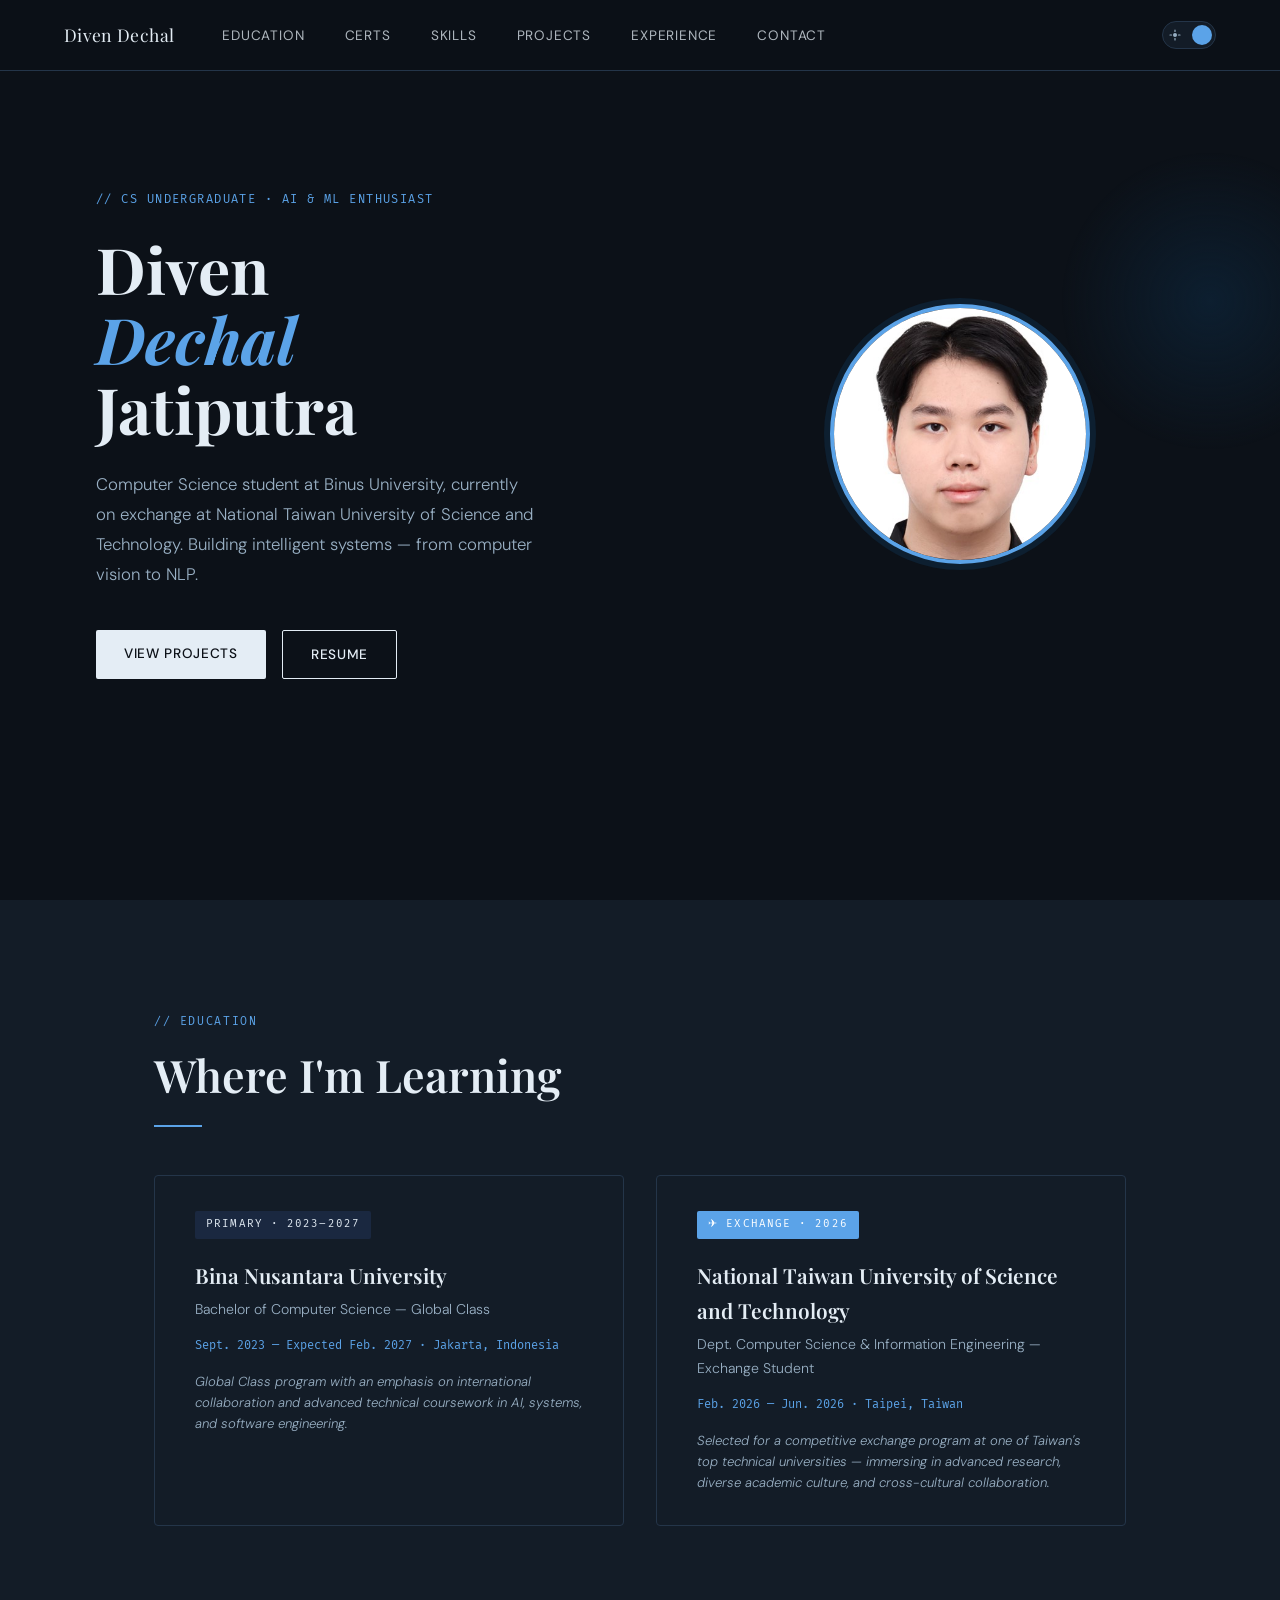
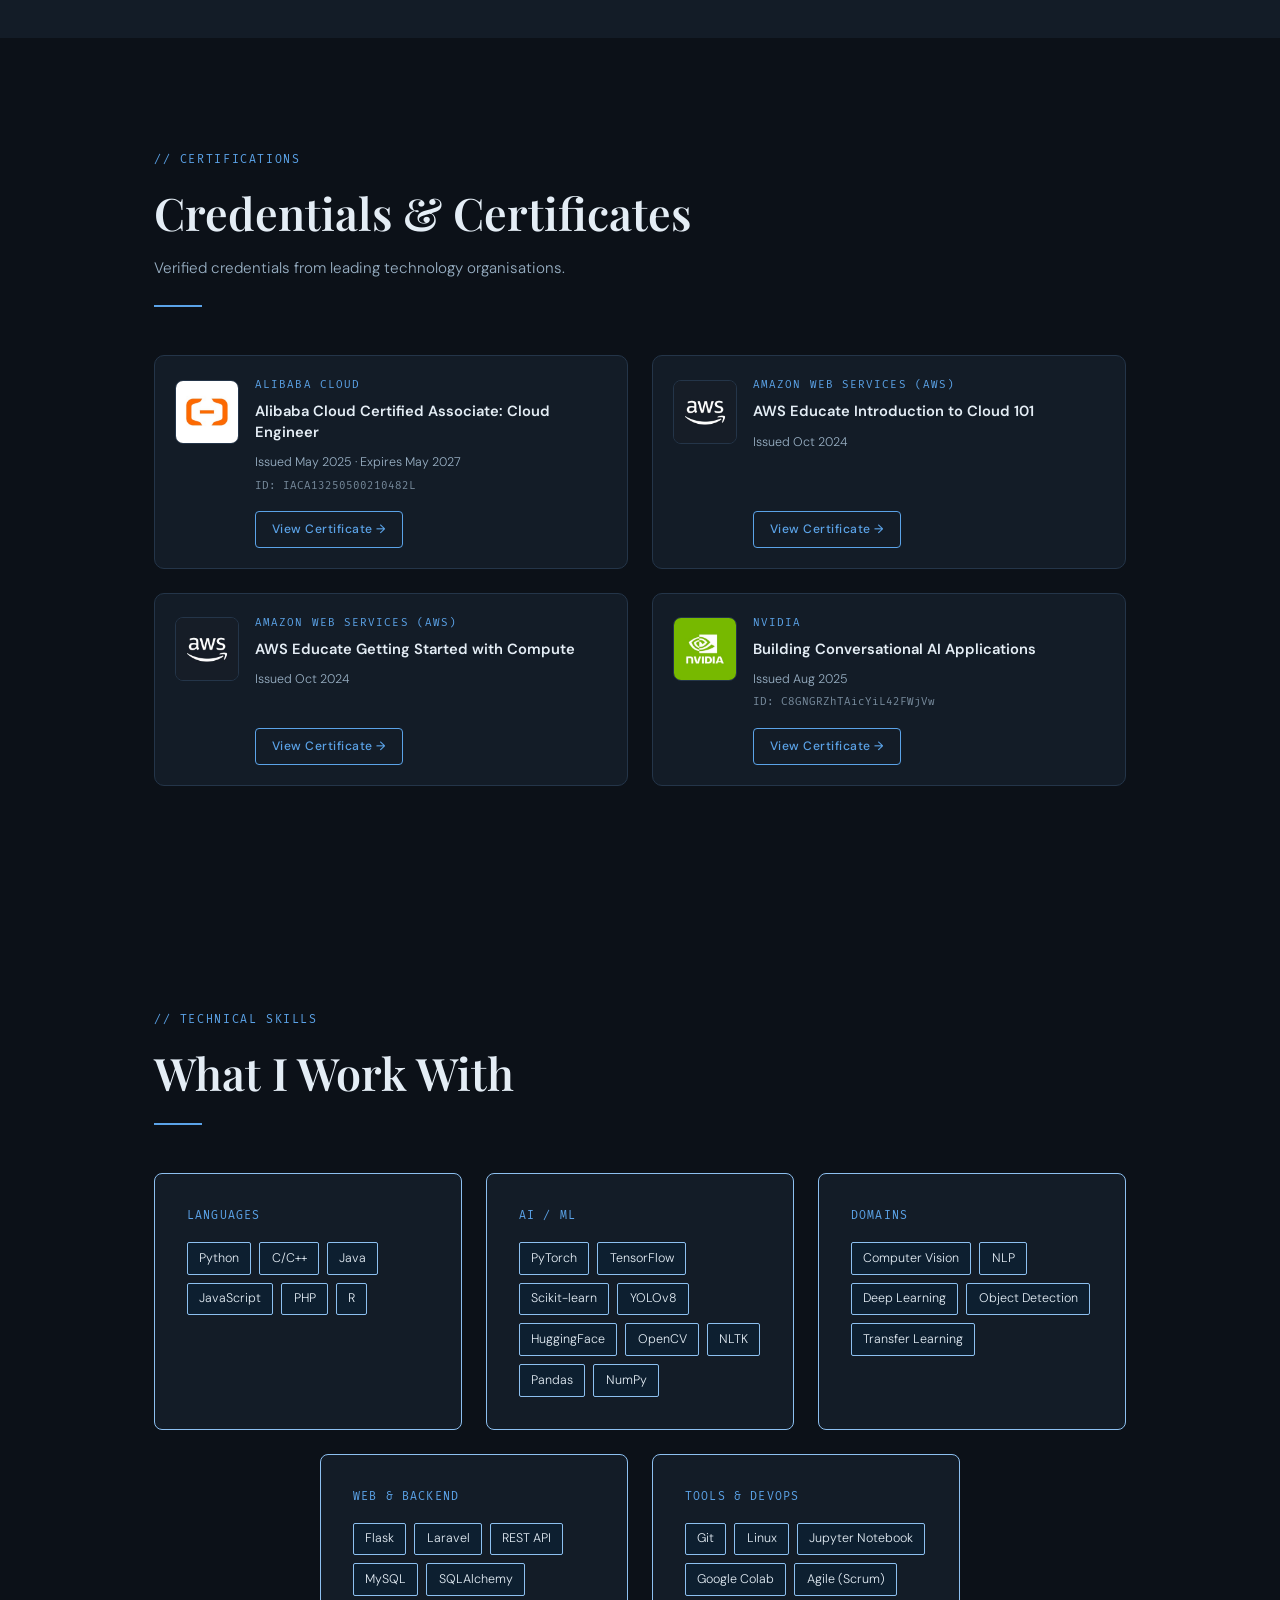
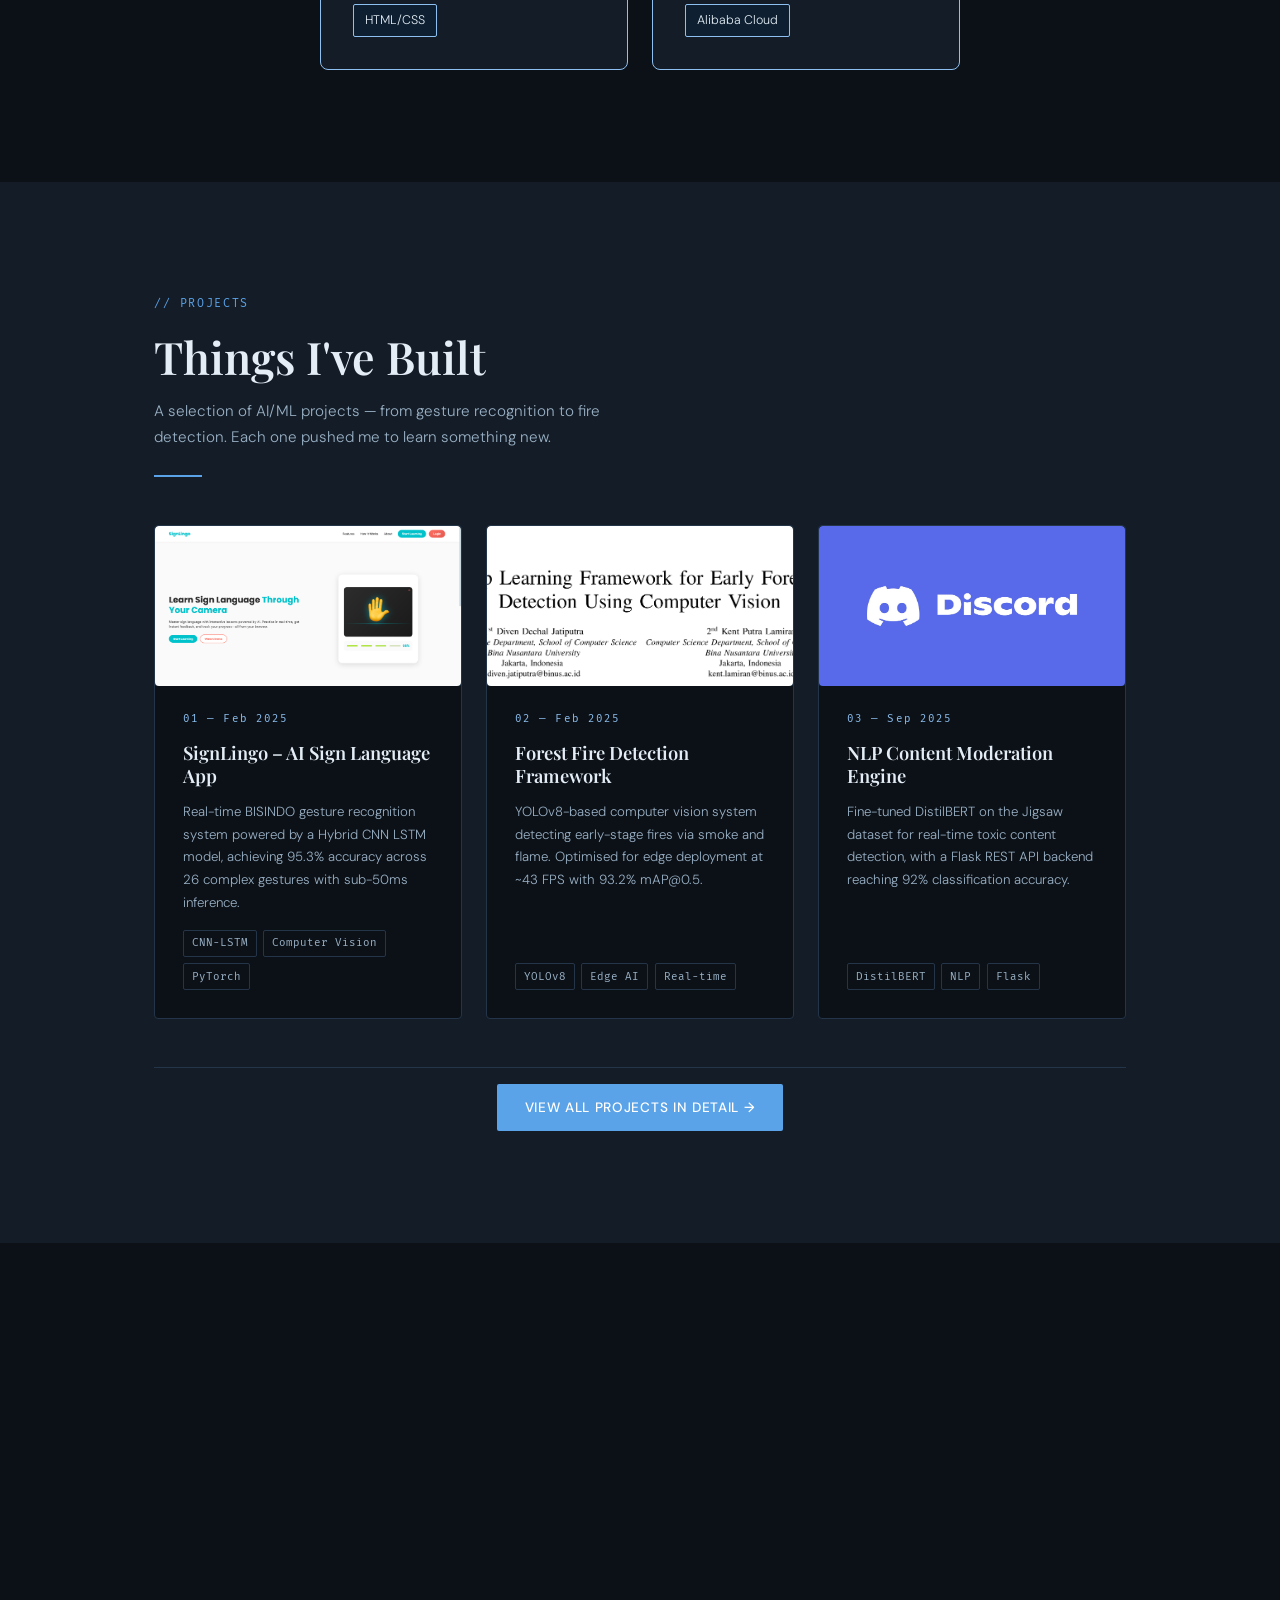
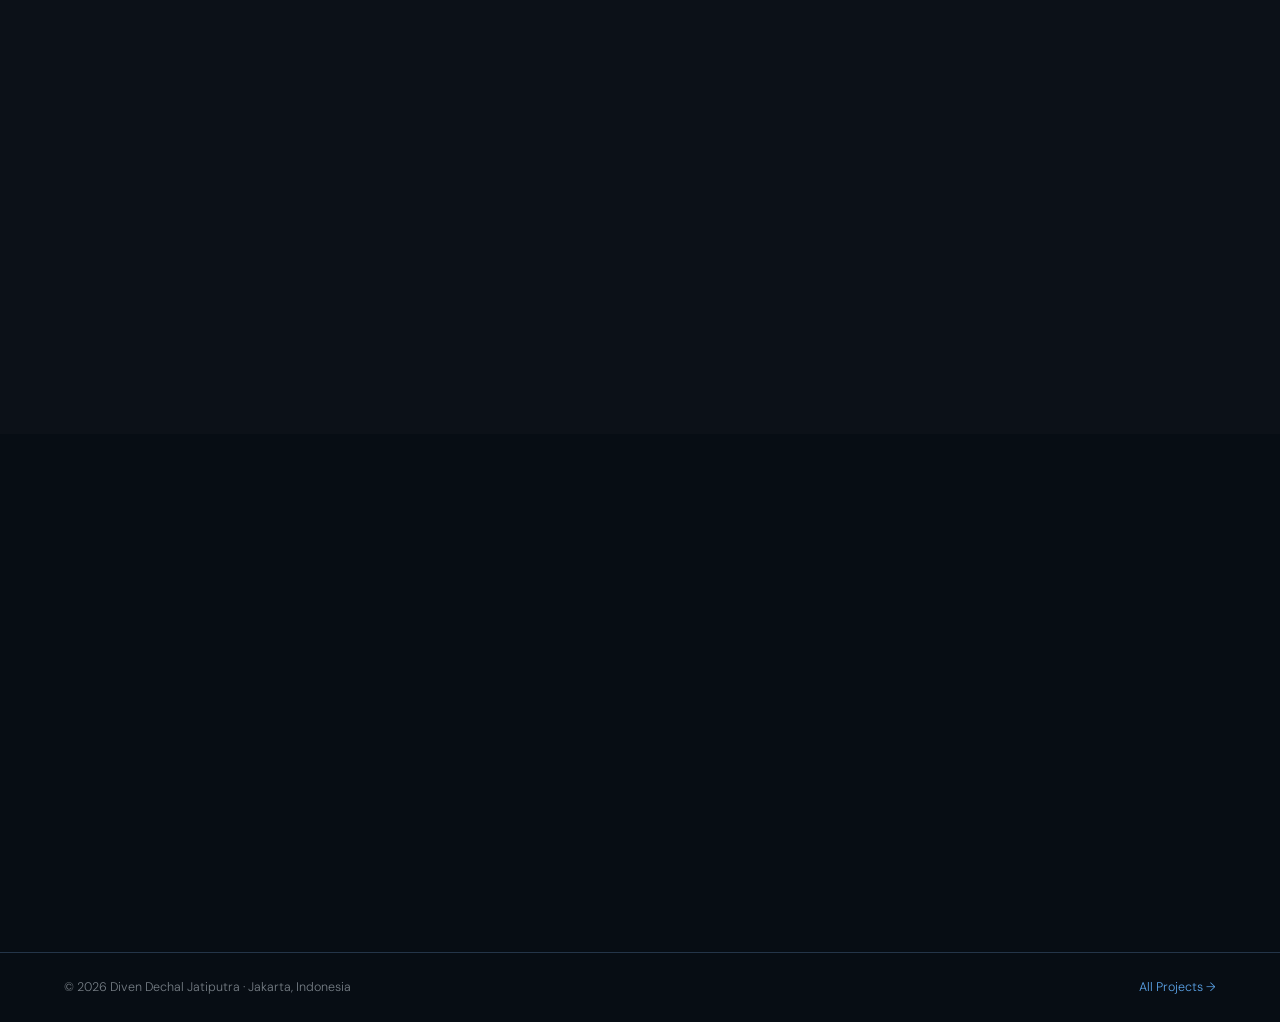
<file: index.html>
<!DOCTYPE html>
<html lang="en" data-theme="dark">
<head>
  <meta charset="UTF-8" />
  <meta name="viewport" content="width=device-width, initial-scale=1.0" />
  <title>Diven Dechal Jatiputra — Portfolio</title>
  <link rel="preconnect" href="https://fonts.googleapis.com" />
  <link href="https://fonts.googleapis.com/css2?family=Playfair+Display:ital,wght@0,400;0,600;0,700;1,400&family=DM+Sans:wght@300;400;500&family=Fira+Mono:wght@400;500&display=swap" rel="stylesheet" />
  <link rel="stylesheet" href="CSS/style.css" />
</head>
<body>

  <nav>
    <div class="nav-left">
      <a class="nav-logo" href="#">Diven Dechal</a>
      <ul class="nav-links">
        <li><a href="#education">Education</a></li>
        <li><a href="#certificates">Certs</a></li>
        <li><a href="#skills">Skills</a></li>
        <li><a href="#projects">Projects</a></li>
        <li><a href="#experience">Experience</a></li>
        <li><a href="#contact">Contact</a></li>
      </ul>
    </div>
    <button class="theme-toggle" id="themeToggle" aria-label="Toggle theme">
      <span class="toggle-track">
        <!-- Sun -->
        <svg viewBox="0 0 12 12" fill="none" xmlns="http://www.w3.org/2000/svg">
          <circle cx="6" cy="6" r="2" fill="var(--muted)"/>
          <line x1="6" y1="1" x2="6" y2="2.5" stroke="var(--muted)" stroke-width="1.2" stroke-linecap="round"/>
          <line x1="6" y1="9.5" x2="6" y2="11" stroke="var(--muted)" stroke-width="1.2" stroke-linecap="round"/>
          <line x1="1" y1="6" x2="2.5" y2="6" stroke="var(--muted)" stroke-width="1.2" stroke-linecap="round"/>
          <line x1="9.5" y1="6" x2="11" y2="6" stroke="var(--muted)" stroke-width="1.2" stroke-linecap="round"/>
        </svg>
        <!-- Moon -->
        <svg viewBox="0 0 12 12" fill="none" xmlns="http://www.w3.org/2000/svg">
          <path d="M9.5 7A5 5 0 0 1 5 2.5a4.5 4.5 0 1 0 4.5 4.5z" fill="var(--muted)"/>
        </svg>
      </span>
      <span class="toggle-thumb"></span>
    </button>
  </nav>

  <section id="hero">
    <div class="hero-left">
      <p class="hero-tag">// CS Undergraduate · AI &amp; ML Enthusiast</p>
      <h1 class="hero-name">Diven<br /><em>Dechal</em><br />Jatiputra</h1>
      <p class="hero-desc">Computer Science student at Binus University, currently on exchange at National Taiwan University of Science and Technology. Building intelligent systems — from computer vision to NLP.</p>
      <div class="hero-cta">
        <a class="btn btn-primary" href="#projects">View Projects</a>
        <a class="btn btn-outline" href="resource\Diven_CV.pdf">Resume</a>
      </div>
    </div>
    <div class="hero-right">
      <div class="hero-deco"></div>
      <div class="profile-photo-wrap">
        <img class="profile-photo" src="resource/pp.jpg" alt="Diven Dechal Jatiputra" />      </div>
    </div>
  </section>

  <section id="education">
    <div class="container">
      <p class="section-label reveal">// Education</p>
      <h2 class="section-title reveal">Where I'm Learning</h2>
      <div class="section-divider reveal"></div>
      <div class="edu-grid">
        <div class="edu-card reveal">
          <span class="edu-badge badge-main">Primary · 2023–2027</span>
          <h3 class="edu-school">Bina Nusantara University</h3>
          <p class="edu-degree">Bachelor of Computer Science — Global Class</p>
          <p class="edu-period">Sept. 2023 — Expected Feb. 2027 · Jakarta, Indonesia</p>
          <p class="edu-note">Global Class program with an emphasis on international collaboration and advanced technical coursework in AI, systems, and software engineering.</p>
        </div>
        <div class="edu-card reveal" style="transition-delay:0.1s">
          <span class="edu-badge badge-exchange">✈ Exchange · 2026</span>
          <h3 class="edu-school">National Taiwan University of Science and Technology</h3>
          <p class="edu-degree">Dept. Computer Science &amp; Information Engineering — Exchange Student</p>
          <p class="edu-period">Feb. 2026 — Jun. 2026 · Taipei, Taiwan</p>
          <p class="edu-note">Selected for a competitive exchange program at one of Taiwan's top technical universities — immersing in advanced research, diverse academic culture, and cross-cultural collaboration.</p>
        </div>
      </div>
    </div>
  </section>

  <section id="certificates">
    <div class="container">
      <p class="section-label reveal">// Certifications</p>
      <h2 class="section-title reveal">Credentials &amp; Certificates</h2>
      <p class="section-sub reveal">Verified credentials from leading technology organisations.</p>
      <div class="section-divider reveal"></div>
      <div class="cert-grid">

        <!-- Alibaba Cloud -->
        <div class="cert-card reveal">
          <div class="cert-img-wrap">
            <img src="resource/alibaba.jpg" alt="Alibaba Cloud Certificate" class="cert-img" />
          </div>
          <div class="cert-body">
            <p class="cert-issuer">Alibaba Cloud</p>
            <h3 class="cert-name">Alibaba Cloud Certified Associate: Cloud Engineer</h3>
            <div class="cert-meta">
              <span class="cert-date">Issued May 2025 · Expires May 2027</span>
              <span class="cert-id">ID: IACA13250500210482L</span>
            </div>
            <a href="resource/alibaba-cert.jpg" class="cert-btn">View Certificate →</a>
          </div>
        </div>

        <!-- AWS Cloud 101 -->
        <div class="cert-card reveal" style="transition-delay:0.1s">
          <div class="cert-img-wrap">
            <img src="resource/aws.jpg" alt="AWS Certificate" class="cert-img" />
          </div>
          <div class="cert-body">
            <p class="cert-issuer">Amazon Web Services (AWS)</p>
            <h3 class="cert-name">AWS Educate Introduction to Cloud 101</h3>
            <div class="cert-meta">
              <span class="cert-date">Issued Oct 2024</span>
            </div>
            <a href="https://www.credly.com/badges/292834a7-c9d0-4af4-9a19-4c6aaaeac158/linked_in_profile" class="cert-btn">View Certificate →</a>
          </div>
        </div>

        <!-- AWS Compute -->
        <div class="cert-card reveal" style="transition-delay:0.15s">
          <div class="cert-img-wrap">
            <img src="resource/aws.jpg" alt="AWS Certificate" class="cert-img" />
          </div>
          <div class="cert-body">
            <p class="cert-issuer">Amazon Web Services (AWS)</p>
            <h3 class="cert-name">AWS Educate Getting Started with Compute</h3>
            <div class="cert-meta">
              <span class="cert-date">Issued Oct 2024</span>
            </div>
            <a href="https://www.credly.com/badges/dbf9cd7e-7baf-4009-af47-1d5d3e913fb0/linked_in_profile" class="cert-btn">View Certificate →</a>
          </div>
        </div>

        <!-- NVIDIA -->
        <div class="cert-card reveal" style="transition-delay:0.2s">
          <div class="cert-img-wrap">
            <img src="resource/nvidia.jpg" alt="NVIDIA Certificate" class="cert-img" />
          </div>
          <div class="cert-body">
            <p class="cert-issuer">NVIDIA</p>
            <h3 class="cert-name">Building Conversational AI Applications</h3>
            <div class="cert-meta">
              <span class="cert-date">Issued Aug 2025</span>
              <span class="cert-id">ID: C8GNGRZhTAicYiL42FWjVw</span>
            </div>
            <a href="https://learn.nvidia.com/certificates?id=RqJtTGAESUC0NpaSTUNZ7w" class="cert-btn">View Certificate →</a>
          </div>
        </div>

      </div>
    </div>
  </section>

  <section id="skills">
    <div class="container">
      <p class="section-label reveal">// Technical Skills</p>
      <h2 class="section-title reveal">What I Work With</h2>
      <div class="section-divider reveal"></div>
      <div class="skills-wrap">

        <div class="skill-group reveal">
          <p class="skill-group-title">Languages</p>
          <div class="skill-tags">
            <span class="tag">Python</span><span class="tag">C/C++</span><span class="tag">Java</span>
            <span class="tag">JavaScript</span><span class="tag">PHP</span><span class="tag">R</span>
          </div>
        </div>

        <div class="skill-group reveal" style="transition-delay:0.08s">
          <p class="skill-group-title">AI / ML</p>
          <div class="skill-tags">
            <span class="tag">PyTorch</span><span class="tag">TensorFlow</span><span class="tag">Scikit-learn</span>
            <span class="tag">YOLOv8</span><span class="tag">HuggingFace</span><span class="tag">OpenCV</span>
            <span class="tag">NLTK</span><span class="tag">Pandas</span><span class="tag">NumPy</span>
          </div>
        </div>

        <div class="skill-group reveal" style="transition-delay:0.16s">
          <p class="skill-group-title">Domains</p>
          <div class="skill-tags">
            <span class="tag">Computer Vision</span><span class="tag">NLP</span>
            <span class="tag">Deep Learning</span><span class="tag">Object Detection</span>
            <span class="tag">Transfer Learning</span>
          </div>
        </div>

        <div class="skill-group reveal" style="transition-delay:0.24s">
          <p class="skill-group-title">Web &amp; Backend</p>
          <div class="skill-tags">
            <span class="tag">Flask</span><span class="tag">Laravel</span><span class="tag">REST API</span>
            <span class="tag">MySQL</span><span class="tag">SQLAlchemy</span><span class="tag">HTML/CSS</span>
          </div>
        </div>

        <div class="skill-group reveal" style="transition-delay:0.32s">
          <p class="skill-group-title">Tools &amp; DevOps</p>
          <div class="skill-tags">
            <span class="tag">Git</span><span class="tag">Linux</span><span class="tag">Jupyter Notebook</span>
            <span class="tag">Google Colab</span><span class="tag">Agile (Scrum)</span><span class="tag">Alibaba Cloud</span>
          </div>
        </div>

      </div>
    </div>
  </section>

  <section id="projects">
    <div class="container">
      <p class="section-label reveal">// Projects</p>
      <h2 class="section-title reveal">Things I've Built</h2>
      <p class="section-sub reveal">A selection of AI/ML projects — from gesture recognition to fire detection. Each one pushed me to learn something new.</p>
      <div class="section-divider reveal"></div>
      <div class="projects-grid">

        <!-- SignLingo -->
        <div class="project-card reveal">
          <div class="project-img">
            <img src="resource/Signlingo_thumbnail.png" alt="SignLingo App Screenshot" style="width:100%; height:100%; object-fit:cover; border-radius:4px;"/>
          </div>
          <div class="project-body">
            <p class="project-num">01 — Feb 2025</p>
            <h3 class="project-name">SignLingo – AI Sign Language App</h3>
            <p class="project-brief">Real-time BISINDO gesture recognition system powered by a Hybrid CNN LSTM model, achieving 95.3% accuracy across 26 complex gestures with sub-50ms inference.</p>
            <div class="project-stack"><span class="project-tag">CNN-LSTM</span><span class="project-tag">Computer Vision</span><span class="project-tag">PyTorch</span></div>
          </div>
        </div>

        <!-- Forest Fire -->
        <div class="project-card reveal" style="transition-delay:0.1s">
          <div class="project-img">
            <img src="resource/ForestFire.png" alt="Forest Fire Detection Framework Screenshot" style="width:100%; height:100%; object-fit:cover; border-radius:4px;"/>
          </div>
          <div class="project-body">
            <p class="project-num">02 — Feb 2025</p>
            <h3 class="project-name">Forest Fire Detection Framework</h3>
            <p class="project-brief">YOLOv8-based computer vision system detecting early-stage fires via smoke and flame. Optimised for edge deployment at ~43 FPS with 93.2% mAP@0.5.</p>
            <div class="project-stack"><span class="project-tag">YOLOv8</span><span class="project-tag">Edge AI</span><span class="project-tag">Real-time</span></div>
          </div>
        </div>

        <!-- NLP Engine -->
        <div class="project-card reveal" style="transition-delay:0.2s">
          <div class="project-img">
            <img src="resource/Discord.jpg" alt="NLP Content Moderation Engine Screenshot" style="width:100%; height:100%; object-fit:cover; border-radius:4px;"/>
          </div>
          <div class="project-body">
            <p class="project-num">03 — Sep 2025</p>
            <h3 class="project-name">NLP Content Moderation Engine</h3>
            <p class="project-brief">Fine-tuned DistilBERT on the Jigsaw dataset for real-time toxic content detection, with a Flask REST API backend reaching 92% classification accuracy.</p>
            <div class="project-stack"><span class="project-tag">DistilBERT</span><span class="project-tag">NLP</span><span class="project-tag">Flask</span></div>
          </div>
        </div>

      </div>
      <div class="projects-footer reveal">
        <a class="btn btn-amber" href="HTML/projects.html">View All Projects in Detail →</a>
      </div>
    </div>
  </section>

  <section id="experience">
    <div class="container">
      <p class="section-label reveal">// Organizational Experience</p>
      <h2 class="section-title reveal">How I've Led</h2>
      <div class="section-divider reveal"></div>
      <div class="exp-list">
        <div class="exp-item reveal">
          <div class="exp-meta">
            <p class="exp-role">Technical Division Coordinator</p>
            <p class="exp-org">HIMTI × BCA Webinar 2025</p>
            <p class="exp-org" style="color:var(--muted);font-weight:300">HIMTI Binus University</p>
            <p class="exp-period">Mar. 2025 — Jun. 2025</p>
          </div>
          <ul class="exp-bullets">
            <li>Led and managed a team of technical staff, delegating roles to ensure full coverage of all digital logistics and live production requirements.</li>
            <li>Directed live broadcast execution — managing real-time transitions, audio levels, and participant moderation for an uninterrupted professional stream.</li>
          </ul>
        </div>
        <div class="exp-item reveal">
          <div class="exp-meta">
            <p class="exp-role">Technical Committee Member</p>
            <p class="exp-org">HISHOT 2024</p>
            <p class="exp-org" style="color:var(--muted);font-weight:300">HIMTI Binus University</p>
            <p class="exp-period">Jun. 2024 — Dec. 2024</p>
          </div>
          <ul class="exp-bullets">
            <li>Supported technical setup and execution of HIMTI's flagship annual event, ensuring all audio-visual and digital platforms remained fully operational.</li>
            <li>Monitored live platforms, assisting with moderation and content delivery.</li>
            <li>Collaborated with the technical division to manage equipment inventory and hardware configuration throughout the project timeline.</li>
          </ul>
        </div>
      </div>
    </div>
  </section>

  <section id="contact">
    <div class="container">
      <div class="contact-layout">

        <!-- LEFT -->
        <div class="contact-left reveal">
          <p class="section-label">// Let's Connect</p>
          <h2 class="contact-heading">Open to<br /><em>Opportunities</em></h2>
          <div class="section-divider"></div>
          <p class="contact-blurb">I'm actively looking for internship roles in AI/ML or backend engineering. Currently on exchange in Taipei — open to remote or on-site roles from mid-2026.</p>
        </div>

        <!-- RIGHT: stacked contact rows -->
        <div class="contact-right reveal" style="transition-delay:0.15s">
          <a href="mailto:d.dechal@gmail.com" class="contact-row">
            <span class="contact-row-label">Email</span>
            <span class="contact-row-arrow">→</span>
            <span class="contact-row-value">d.dechal@gmail.com</span>
          </a>
          <a href="tel:+6285933248000" class="contact-row">
            <span class="contact-row-label">Phone</span>
            <span class="contact-row-arrow">→</span>
            <span class="contact-row-value">+62 859 3324 8000</span>
          </a>
          <a href="https://www.linkedin.com/in/divendechal/" class="contact-row">
            <span class="contact-row-label">LinkedIn</span>
            <span class="contact-row-arrow">→</span>
            <span class="contact-row-value">linkedin.com/in/DivenDechal</span>
          </a>
          <a href="https://www.instagram.com/diven.dechal/" class="contact-row">
            <span class="contact-row-label">Instagram</span>
            <span class="contact-row-arrow">→</span>
            <span class="contact-row-value">@diven.dechal</span>
          </a>
        </div>

      </div>
    </div>
  </section>

  <footer>
    <p>© 2026 Diven Dechal Jatiputra · Jakarta, Indonesia</p>
    <a href="HTML/projects.html">All Projects →</a>
  </footer>

  <script src="JS/main.js"></script>
</body>
</html>
</file>
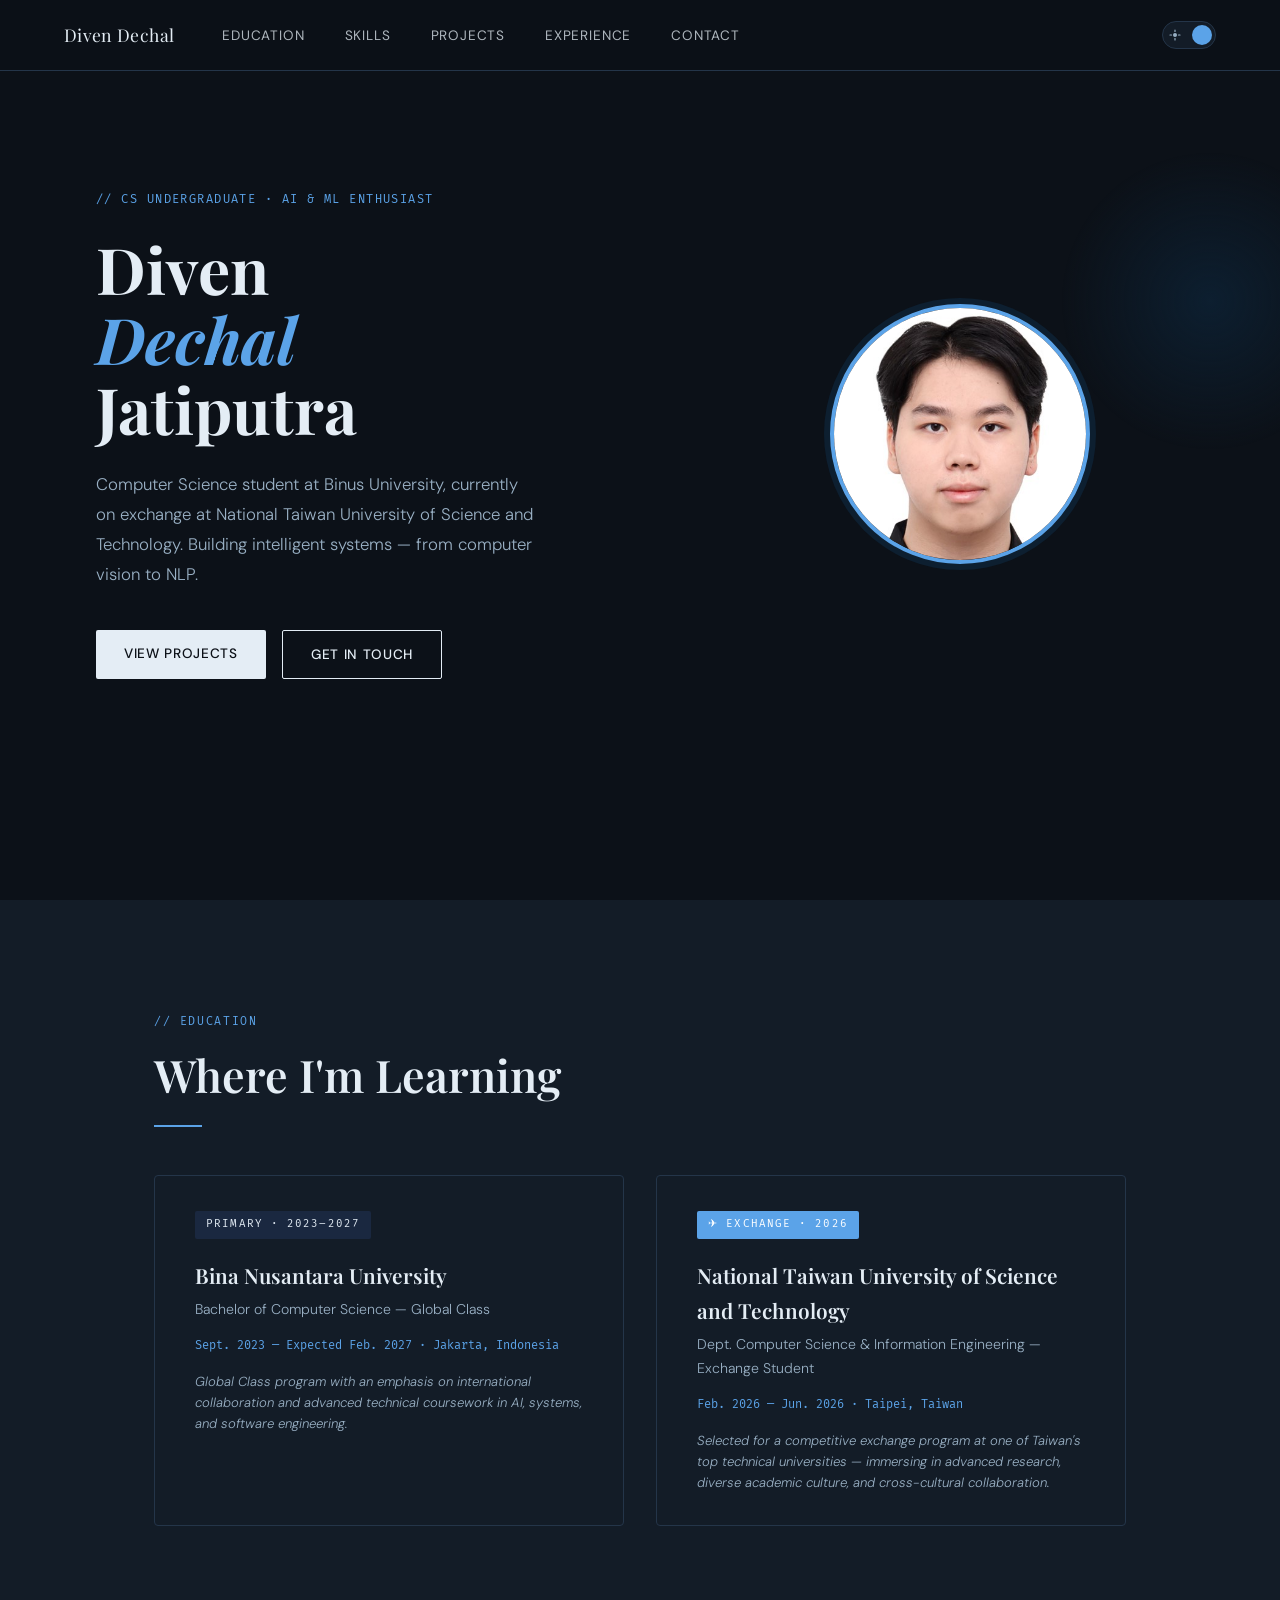
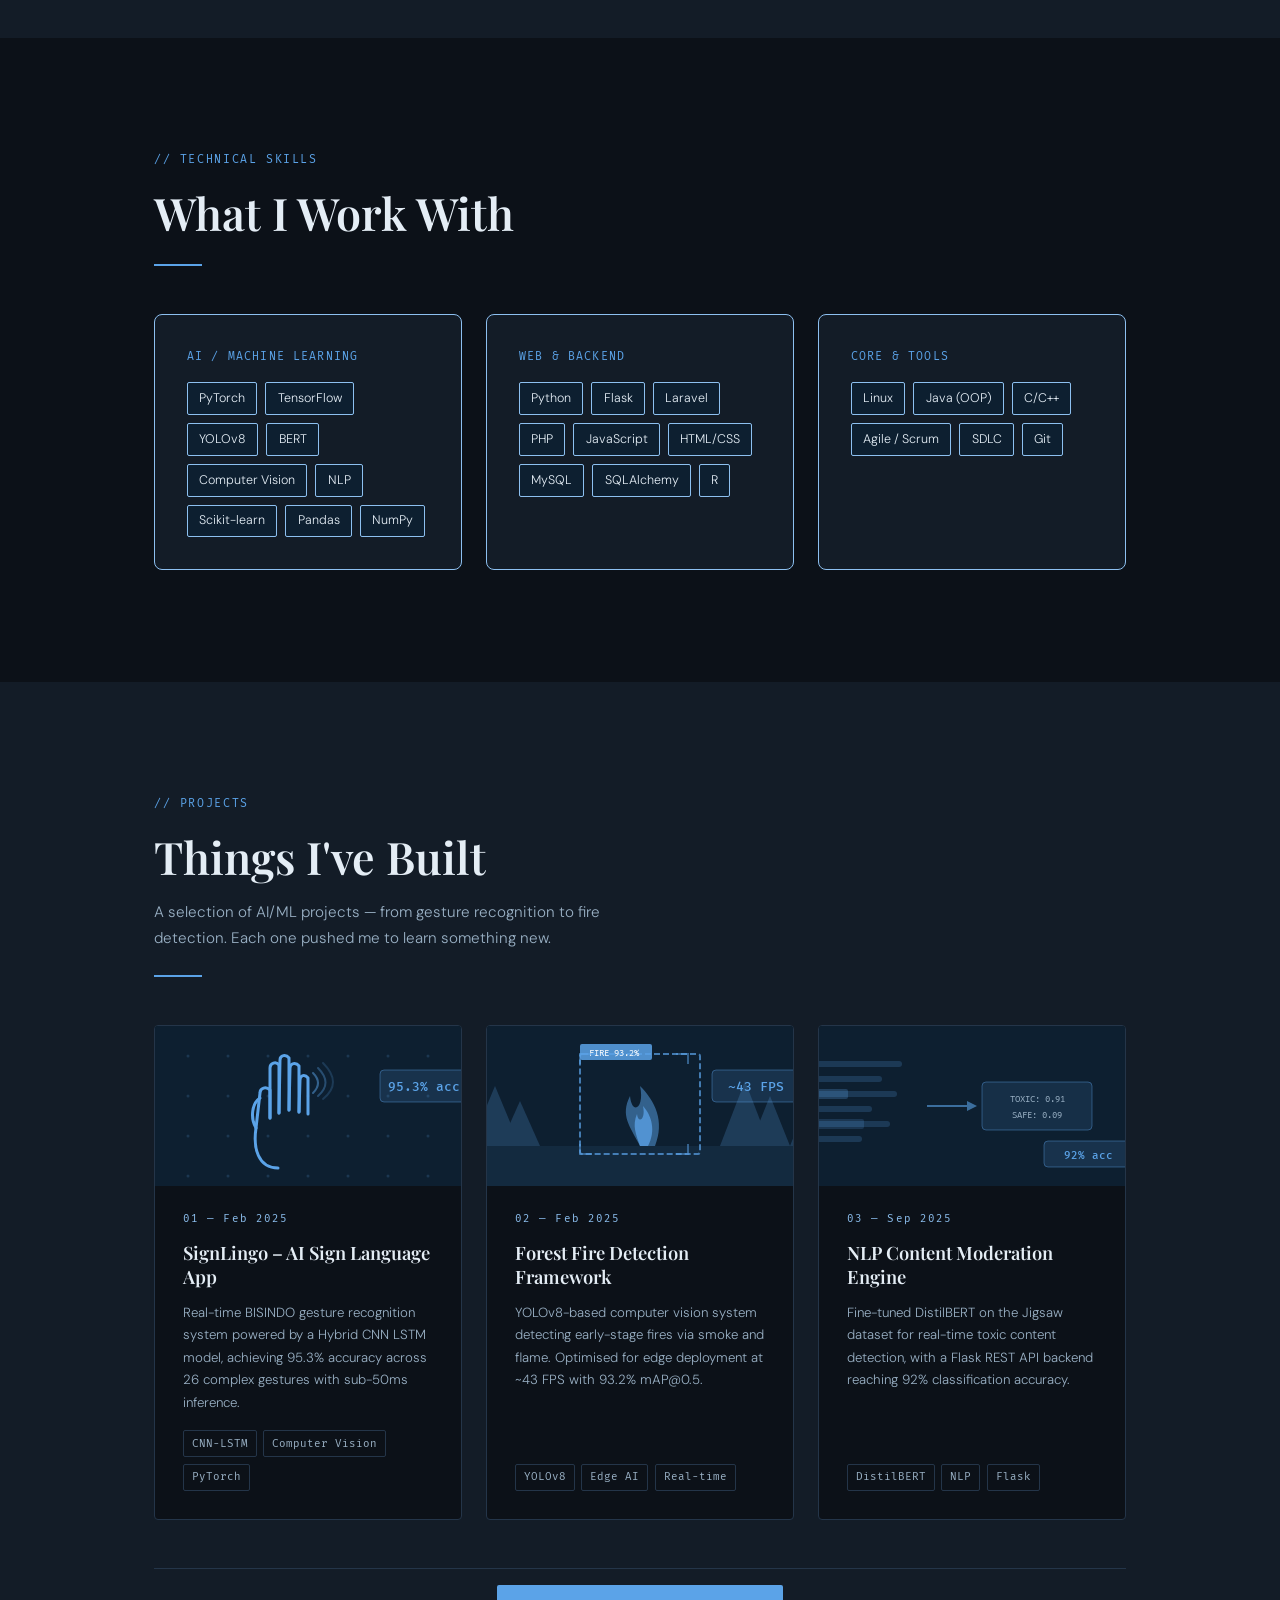
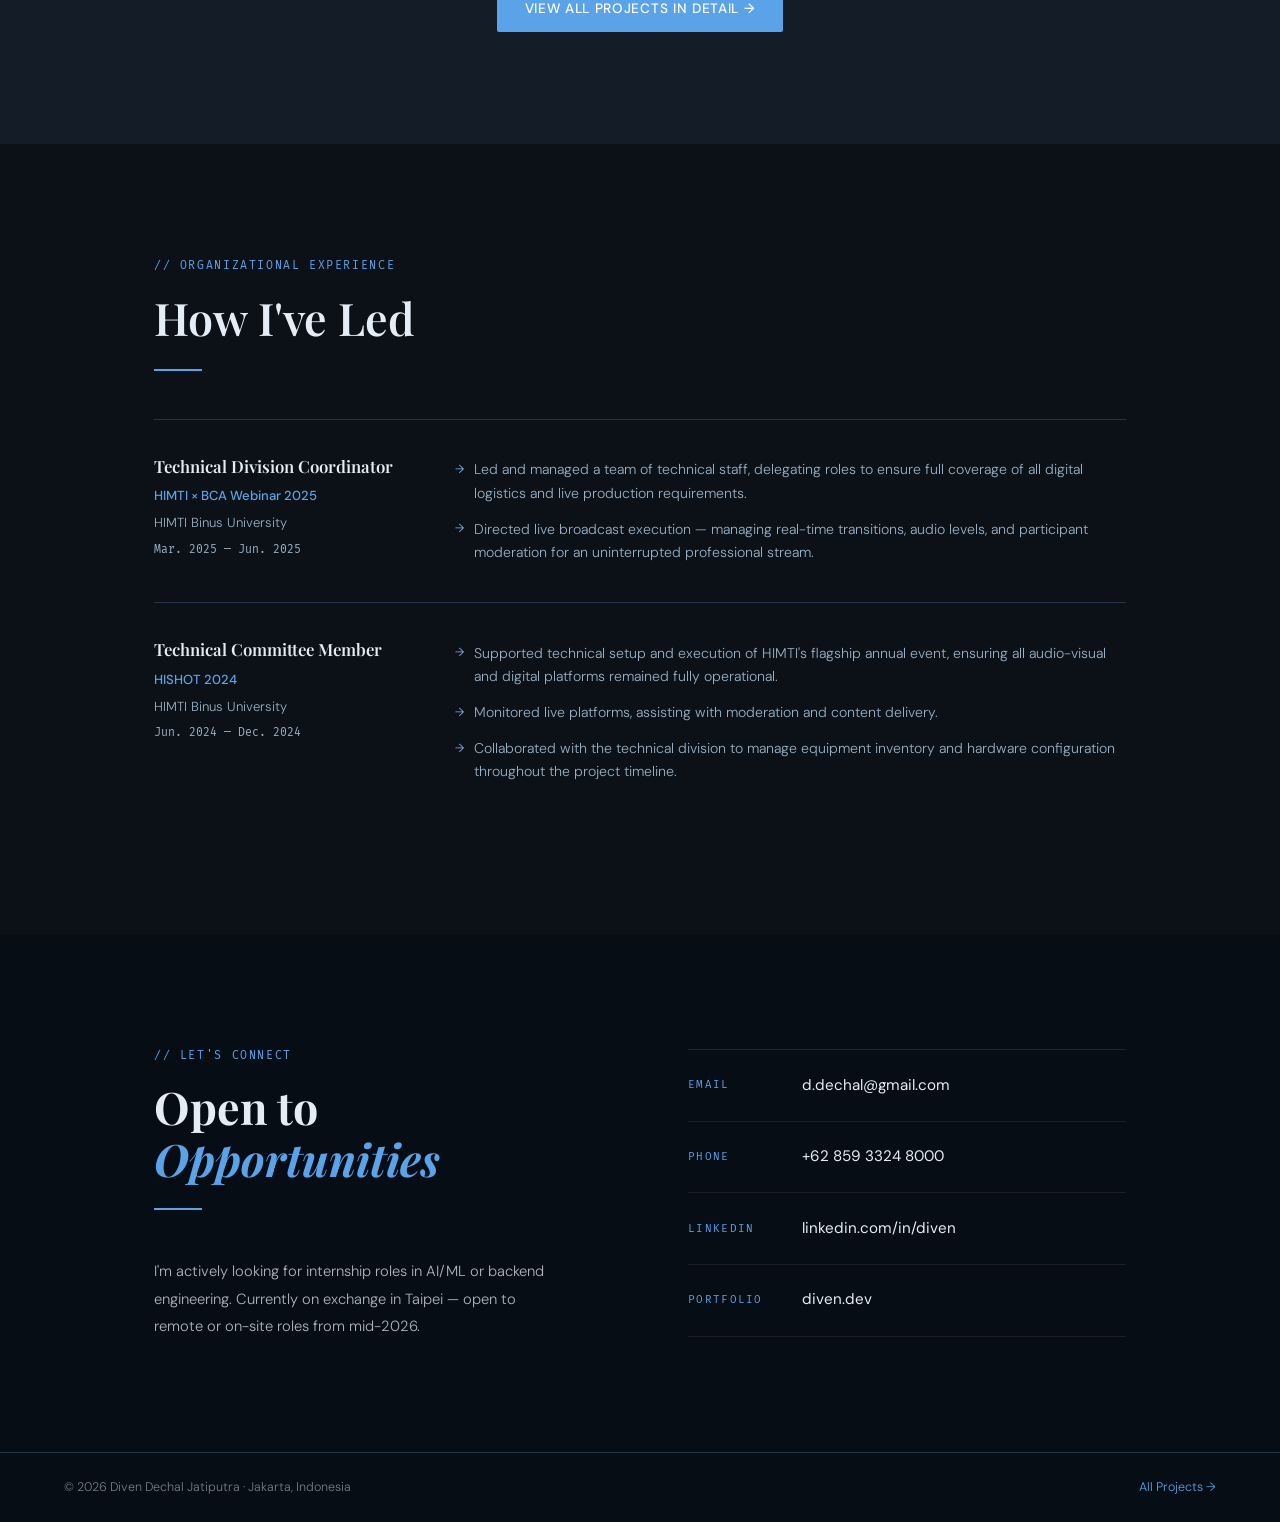
<file: HTML/index.html>
<!DOCTYPE html>
<html lang="en" data-theme="dark">
<head>
  <meta charset="UTF-8" />
  <meta name="viewport" content="width=device-width, initial-scale=1.0" />
  <title>Diven Dechal Jatiputra — Portfolio</title>
  <link rel="preconnect" href="https://fonts.googleapis.com" />
  <link href="https://fonts.googleapis.com/css2?family=Playfair+Display:ital,wght@0,400;0,600;0,700;1,400&family=DM+Sans:wght@300;400;500&family=Fira+Mono:wght@400;500&display=swap" rel="stylesheet" />
  <link rel="stylesheet" href="../CSS/style.css" />
</head>
<body>

  <nav>
    <div class="nav-left">
      <a class="nav-logo" href="#">Diven Dechal</a>
      <ul class="nav-links">
        <li><a href="#education">Education</a></li>
        <li><a href="#skills">Skills</a></li>
        <li><a href="#projects">Projects</a></li>
        <li><a href="#experience">Experience</a></li>
        <li><a href="#contact">Contact</a></li>
      </ul>
    </div>
    <button class="theme-toggle" id="themeToggle" aria-label="Toggle theme">
      <span class="toggle-track">
        <!-- Sun -->
        <svg viewBox="0 0 12 12" fill="none" xmlns="http://www.w3.org/2000/svg">
          <circle cx="6" cy="6" r="2" fill="var(--muted)"/>
          <line x1="6" y1="1" x2="6" y2="2.5" stroke="var(--muted)" stroke-width="1.2" stroke-linecap="round"/>
          <line x1="6" y1="9.5" x2="6" y2="11" stroke="var(--muted)" stroke-width="1.2" stroke-linecap="round"/>
          <line x1="1" y1="6" x2="2.5" y2="6" stroke="var(--muted)" stroke-width="1.2" stroke-linecap="round"/>
          <line x1="9.5" y1="6" x2="11" y2="6" stroke="var(--muted)" stroke-width="1.2" stroke-linecap="round"/>
        </svg>
        <!-- Moon -->
        <svg viewBox="0 0 12 12" fill="none" xmlns="http://www.w3.org/2000/svg">
          <path d="M9.5 7A5 5 0 0 1 5 2.5a4.5 4.5 0 1 0 4.5 4.5z" fill="var(--muted)"/>
        </svg>
      </span>
      <span class="toggle-thumb"></span>
    </button>
  </nav>

  <section id="hero">
    <div class="hero-left">
      <p class="hero-tag">// CS Undergraduate · AI &amp; ML Enthusiast</p>
      <h1 class="hero-name">Diven<br /><em>Dechal</em><br />Jatiputra</h1>
      <p class="hero-desc">Computer Science student at Binus University, currently on exchange at National Taiwan University of Science and Technology. Building intelligent systems — from computer vision to NLP.</p>
      <div class="hero-cta">
        <a class="btn btn-primary" href="#projects">View Projects</a>
        <a class="btn btn-outline" href="#contact">Get in Touch</a>
      </div>
    </div>
    <div class="hero-right">
      <div class="hero-deco"></div>
      <div class="profile-photo-wrap">
        <img class="profile-photo" src="[data-uri]" alt="Diven Dechal Jatiputra" />
      </div>
    </div>
  </section>

  <section id="education">
    <div class="container">
      <p class="section-label reveal">// Education</p>
      <h2 class="section-title reveal">Where I'm Learning</h2>
      <div class="section-divider reveal"></div>
      <div class="edu-grid">
        <div class="edu-card reveal">
          <span class="edu-badge badge-main">Primary · 2023–2027</span>
          <h3 class="edu-school">Bina Nusantara University</h3>
          <p class="edu-degree">Bachelor of Computer Science — Global Class</p>
          <p class="edu-period">Sept. 2023 — Expected Feb. 2027 · Jakarta, Indonesia</p>
          <p class="edu-note">Global Class program with an emphasis on international collaboration and advanced technical coursework in AI, systems, and software engineering.</p>
        </div>
        <div class="edu-card reveal" style="transition-delay:0.1s">
          <span class="edu-badge badge-exchange">✈ Exchange · 2026</span>
          <h3 class="edu-school">National Taiwan University of Science and Technology</h3>
          <p class="edu-degree">Dept. Computer Science &amp; Information Engineering — Exchange Student</p>
          <p class="edu-period">Feb. 2026 — Jun. 2026 · Taipei, Taiwan</p>
          <p class="edu-note">Selected for a competitive exchange program at one of Taiwan's top technical universities — immersing in advanced research, diverse academic culture, and cross-cultural collaboration.</p>
        </div>
      </div>
    </div>
  </section>

  <section id="skills">
    <div class="container">
      <p class="section-label reveal">// Technical Skills</p>
      <h2 class="section-title reveal">What I Work With</h2>
      <div class="section-divider reveal"></div>
      <div class="skills-wrap">
        <div class="skill-group reveal">
          <p class="skill-group-title">AI / Machine Learning</p>
          <div class="skill-tags">
            <span class="tag">PyTorch</span><span class="tag">TensorFlow</span><span class="tag">YOLOv8</span>
            <span class="tag">BERT</span><span class="tag">Computer Vision</span><span class="tag">NLP</span>
            <span class="tag">Scikit-learn</span><span class="tag">Pandas</span><span class="tag">NumPy</span>
          </div>
        </div>
        <div class="skill-group reveal" style="transition-delay:0.1s">
          <p class="skill-group-title">Web &amp; Backend</p>
          <div class="skill-tags">
            <span class="tag">Python</span><span class="tag">Flask</span><span class="tag">Laravel</span>
            <span class="tag">PHP</span><span class="tag">JavaScript</span><span class="tag">HTML/CSS</span>
            <span class="tag">MySQL</span><span class="tag">SQLAlchemy</span><span class="tag">R</span>
          </div>
        </div>
        <div class="skill-group reveal" style="transition-delay:0.2s">
          <p class="skill-group-title">Core &amp; Tools</p>
          <div class="skill-tags">
            <span class="tag">Linux</span><span class="tag">Java (OOP)</span><span class="tag">C/C++</span>
            <span class="tag">Agile / Scrum</span><span class="tag">SDLC</span><span class="tag">Git</span>
          </div>
        </div>
      </div>
    </div>
  </section>

  <section id="projects">
    <div class="container">
      <p class="section-label reveal">// Projects</p>
      <h2 class="section-title reveal">Things I've Built</h2>
      <p class="section-sub reveal">A selection of AI/ML projects — from gesture recognition to fire detection. Each one pushed me to learn something new.</p>
      <div class="section-divider reveal"></div>
      <div class="projects-grid">

        <!-- SignLingo -->
        <div class="project-card reveal">
          <div class="project-img">
            <svg viewBox="0 0 400 160" xmlns="http://www.w3.org/2000/svg" preserveAspectRatio="xMidYMid slice">
              <rect width="400" height="160" fill="var(--accent-faint)"/>
              <!-- grid dots -->
              <g opacity="0.18">
                <circle cx="40" cy="30" r="1.5" fill="var(--accent)"/><circle cx="80" cy="30" r="1.5" fill="var(--accent)"/><circle cx="120" cy="30" r="1.5" fill="var(--accent)"/><circle cx="160" cy="30" r="1.5" fill="var(--accent)"/><circle cx="200" cy="30" r="1.5" fill="var(--accent)"/><circle cx="240" cy="30" r="1.5" fill="var(--accent)"/><circle cx="280" cy="30" r="1.5" fill="var(--accent)"/><circle cx="320" cy="30" r="1.5" fill="var(--accent)"/><circle cx="360" cy="30" r="1.5" fill="var(--accent)"/>
                <circle cx="40" cy="70" r="1.5" fill="var(--accent)"/><circle cx="80" cy="70" r="1.5" fill="var(--accent)"/><circle cx="120" cy="70" r="1.5" fill="var(--accent)"/><circle cx="160" cy="70" r="1.5" fill="var(--accent)"/><circle cx="200" cy="70" r="1.5" fill="var(--accent)"/><circle cx="240" cy="70" r="1.5" fill="var(--accent)"/><circle cx="280" cy="70" r="1.5" fill="var(--accent)"/><circle cx="320" cy="70" r="1.5" fill="var(--accent)"/><circle cx="360" cy="70" r="1.5" fill="var(--accent)"/>
                <circle cx="40" cy="110" r="1.5" fill="var(--accent)"/><circle cx="80" cy="110" r="1.5" fill="var(--accent)"/><circle cx="120" cy="110" r="1.5" fill="var(--accent)"/><circle cx="160" cy="110" r="1.5" fill="var(--accent)"/><circle cx="200" cy="110" r="1.5" fill="var(--accent)"/><circle cx="240" cy="110" r="1.5" fill="var(--accent)"/><circle cx="280" cy="110" r="1.5" fill="var(--accent)"/><circle cx="320" cy="110" r="1.5" fill="var(--accent)"/><circle cx="360" cy="110" r="1.5" fill="var(--accent)"/>
                <circle cx="40" cy="150" r="1.5" fill="var(--accent)"/><circle cx="80" cy="150" r="1.5" fill="var(--accent)"/><circle cx="120" cy="150" r="1.5" fill="var(--accent)"/><circle cx="160" cy="150" r="1.5" fill="var(--accent)"/><circle cx="200" cy="150" r="1.5" fill="var(--accent)"/><circle cx="240" cy="150" r="1.5" fill="var(--accent)"/><circle cx="280" cy="150" r="1.5" fill="var(--accent)"/><circle cx="320" cy="150" r="1.5" fill="var(--accent)"/><circle cx="360" cy="150" r="1.5" fill="var(--accent)"/>
              </g>
              <!-- hand outline -->
              <g transform="translate(130, 12)" fill="none" stroke="var(--accent)" stroke-linecap="round" stroke-linejoin="round">
                <!-- palm -->
                <path d="M40 130 C20 130 15 110 18 90 L22 55 C22 50 28 48 32 52 L32 80" stroke-width="3"/>
                <!-- index finger -->
                <path d="M32 80 L32 30 C32 25 38 23 41 27 L41 75" stroke-width="3"/>
                <!-- middle finger -->
                <path d="M41 75 L42 22 C42 17 48 16 51 20 L51 72" stroke-width="3"/>
                <!-- ring finger -->
                <path d="M51 72 L52 30 C52 25 58 24 61 28 L61 74" stroke-width="3"/>
                <!-- pinky -->
                <path d="M61 74 L62 42 C62 37 67 36 70 40 L70 76" stroke-width="3"/>
                <!-- thumb -->
                <path d="M18 90 C12 80 14 65 22 60" stroke-width="3"/>
                <!-- signal arcs -->
                <path d="M75 55 Q85 45 75 35" stroke-width="2" opacity="0.5"/>
                <path d="M80 58 Q95 45 80 30" stroke-width="2" opacity="0.35"/>
                <path d="M85 61 Q105 45 85 25" stroke-width="2" opacity="0.2"/>
              </g>
              <!-- accuracy badge -->
              <g transform="translate(272, 44)">
                <rect width="88" height="32" rx="4" fill="var(--accent)" opacity="0.15"/>
                <rect width="88" height="32" rx="4" fill="none" stroke="var(--accent)" stroke-width="1" opacity="0.4"/>
                <text x="44" y="21" text-anchor="middle" font-family="'Fira Mono', monospace" font-size="13" font-weight="500" fill="var(--accent)">95.3% acc</text>
              </g>
            </svg>
          </div>
          <div class="project-body">
            <p class="project-num">01 — Feb 2025</p>
            <h3 class="project-name">SignLingo – AI Sign Language App</h3>
            <p class="project-brief">Real-time BISINDO gesture recognition system powered by a Hybrid CNN LSTM model, achieving 95.3% accuracy across 26 complex gestures with sub-50ms inference.</p>
            <div class="project-stack"><span class="project-tag">CNN-LSTM</span><span class="project-tag">Computer Vision</span><span class="project-tag">PyTorch</span></div>
          </div>
        </div>

        <!-- Forest Fire -->
        <div class="project-card reveal" style="transition-delay:0.1s">
          <div class="project-img">
            <svg viewBox="0 0 400 160" xmlns="http://www.w3.org/2000/svg" preserveAspectRatio="xMidYMid slice">
              <rect width="400" height="160" fill="var(--accent-faint)"/>
              <!-- horizon -->
              <rect x="0" y="120" width="400" height="40" fill="var(--accent)" opacity="0.08"/>
              <!-- trees (silhouette) -->
              <g opacity="0.22" fill="var(--accent)">
                <polygon points="30,120 55,60 80,120"/><polygon points="60,120 80,75 100,120"/>
                <polygon points="280,120 305,55 330,120"/><polygon points="310,120 330,70 350,120"/>
                <polygon points="350,120 368,75 386,120"/>
              </g>
              <!-- bounding box (YOLO style) -->
              <rect x="140" y="28" width="120" height="100" rx="2" fill="none" stroke="var(--accent)" stroke-width="2" stroke-dasharray="6 3" opacity="0.7"/>
              <!-- label chip -->
              <rect x="140" y="18" width="72" height="16" rx="2" fill="var(--accent)" opacity="0.85"/>
              <text x="149" y="29.5" font-family="'Fira Mono', monospace" font-size="9" fill="white">FIRE 93.2%</text>
              <!-- flame shapes -->
              <g transform="translate(170, 40)">
                <path d="M30 80 C20 60 10 50 20 30 C22 50 35 42 30 20 C45 35 55 55 45 80 Z" fill="var(--accent)" opacity="0.5"/>
                <path d="M30 80 C26 68 22 60 27 48 C28 58 36 54 33 40 C42 50 46 65 38 80 Z" fill="var(--accent)" opacity="0.75"/>
              </g>
              <!-- corner brackets -->
              <g stroke="var(--accent)" stroke-width="2" fill="none" opacity="0.5">
                <path d="M140 38 L140 28 L152 28"/><path d="M248 38 L248 28 L236 28"/>
                <path d="M140 118 L140 128 L152 128"/><path d="M248 118 L248 128 L236 128"/>
              </g>
              <!-- FPS badge -->
              <g transform="translate(272, 44)">
                <rect width="88" height="32" rx="4" fill="var(--accent)" opacity="0.15"/>
                <rect width="88" height="32" rx="4" fill="none" stroke="var(--accent)" stroke-width="1" opacity="0.4"/>
                <text x="44" y="21" text-anchor="middle" font-family="'Fira Mono', monospace" font-size="13" font-weight="500" fill="var(--accent)">~43 FPS</text>
              </g>
            </svg>
          </div>
          <div class="project-body">
            <p class="project-num">02 — Feb 2025</p>
            <h3 class="project-name">Forest Fire Detection Framework</h3>
            <p class="project-brief">YOLOv8-based computer vision system detecting early-stage fires via smoke and flame. Optimised for edge deployment at ~43 FPS with 93.2% mAP@0.5.</p>
            <div class="project-stack"><span class="project-tag">YOLOv8</span><span class="project-tag">Edge AI</span><span class="project-tag">Real-time</span></div>
          </div>
        </div>

        <!-- NLP Engine -->
        <div class="project-card reveal" style="transition-delay:0.2s">
          <div class="project-img">
            <svg viewBox="0 0 400 160" xmlns="http://www.w3.org/2000/svg" preserveAspectRatio="xMidYMid slice">
              <rect width="400" height="160" fill="var(--accent-faint)"/>
              <!-- text lines (document feel) -->
              <g opacity="0.2" fill="var(--accent)">
                <rect x="30" y="35" width="100" height="6" rx="3"/><rect x="30" y="50" width="80" height="6" rx="3"/>
                <rect x="30" y="65" width="95" height="6" rx="3"/><rect x="30" y="80" width="70" height="6" rx="3"/>
                <rect x="30" y="95" width="88" height="6" rx="3"/><rect x="30" y="110" width="60" height="6" rx="3"/>
              </g>
              <!-- highlight spans (toxic words flagged) -->
              <rect x="30" y="63" width="46" height="10" rx="2" fill="var(--accent)" opacity="0.25"/>
              <rect x="30" y="93" width="62" height="10" rx="2" fill="var(--accent)" opacity="0.18"/>
              <!-- arrow -->
              <line x1="155" y1="80" x2="195" y2="80" stroke="var(--accent)" stroke-width="2" opacity="0.6"/>
              <polygon points="195,75 205,80 195,85" fill="var(--accent)" opacity="0.6"/>
              <!-- output chip -->
              <g transform="translate(210, 56)">
                <rect width="110" height="48" rx="4" fill="var(--accent)" opacity="0.12"/>
                <rect width="110" height="48" rx="4" fill="none" stroke="var(--accent)" stroke-width="1" opacity="0.4"/>
                <text x="55" y="20" text-anchor="middle" font-family="'Fira Mono', monospace" font-size="9" fill="var(--muted)">TOXIC: 0.91</text>
                <text x="55" y="36" text-anchor="middle" font-family="'Fira Mono', monospace" font-size="9" fill="var(--muted)">SAFE:  0.09</text>
              </g>
              <!-- accuracy badge -->
              <g transform="translate(272, 115)">
                <rect width="88" height="26" rx="4" fill="var(--accent)" opacity="0.15"/>
                <rect width="88" height="26" rx="4" fill="none" stroke="var(--accent)" stroke-width="1" opacity="0.4"/>
                <text x="44" y="17.5" text-anchor="middle" font-family="'Fira Mono', monospace" font-size="11" font-weight="500" fill="var(--accent)">92% acc</text>
              </g>
            </svg>
          </div>
          <div class="project-body">
            <p class="project-num">03 — Sep 2025</p>
            <h3 class="project-name">NLP Content Moderation Engine</h3>
            <p class="project-brief">Fine-tuned DistilBERT on the Jigsaw dataset for real-time toxic content detection, with a Flask REST API backend reaching 92% classification accuracy.</p>
            <div class="project-stack"><span class="project-tag">DistilBERT</span><span class="project-tag">NLP</span><span class="project-tag">Flask</span></div>
          </div>
        </div>

      </div>
      <div class="projects-footer reveal">
        <a class="btn btn-amber" href="projects.html">View All Projects in Detail →</a>
      </div>
    </div>
  </section>

  <section id="experience">
    <div class="container">
      <p class="section-label reveal">// Organizational Experience</p>
      <h2 class="section-title reveal">How I've Led</h2>
      <div class="section-divider reveal"></div>
      <div class="exp-list">
        <div class="exp-item reveal">
          <div class="exp-meta">
            <p class="exp-role">Technical Division Coordinator</p>
            <p class="exp-org">HIMTI × BCA Webinar 2025</p>
            <p class="exp-org" style="color:var(--muted);font-weight:300">HIMTI Binus University</p>
            <p class="exp-period">Mar. 2025 — Jun. 2025</p>
          </div>
          <ul class="exp-bullets">
            <li>Led and managed a team of technical staff, delegating roles to ensure full coverage of all digital logistics and live production requirements.</li>
            <li>Directed live broadcast execution — managing real-time transitions, audio levels, and participant moderation for an uninterrupted professional stream.</li>
          </ul>
        </div>
        <div class="exp-item reveal">
          <div class="exp-meta">
            <p class="exp-role">Technical Committee Member</p>
            <p class="exp-org">HISHOT 2024</p>
            <p class="exp-org" style="color:var(--muted);font-weight:300">HIMTI Binus University</p>
            <p class="exp-period">Jun. 2024 — Dec. 2024</p>
          </div>
          <ul class="exp-bullets">
            <li>Supported technical setup and execution of HIMTI's flagship annual event, ensuring all audio-visual and digital platforms remained fully operational.</li>
            <li>Monitored live platforms, assisting with moderation and content delivery.</li>
            <li>Collaborated with the technical division to manage equipment inventory and hardware configuration throughout the project timeline.</li>
          </ul>
        </div>
      </div>
    </div>
  </section>

  <section id="contact">
    <div class="container">
      <div class="contact-layout">

        <!-- LEFT -->
        <div class="contact-left reveal">
          <p class="section-label">// Let's Connect</p>
          <h2 class="contact-heading">Open to<br /><em>Opportunities</em></h2>
          <div class="section-divider"></div>
          <p class="contact-blurb">I'm actively looking for internship roles in AI/ML or backend engineering. Currently on exchange in Taipei — open to remote or on-site roles from mid-2026.</p>
        </div>

        <!-- RIGHT: stacked contact rows -->
        <div class="contact-right reveal" style="transition-delay:0.15s">
          <a href="mailto:d.dechal@gmail.com" class="contact-row">
            <span class="contact-row-label">Email</span>
            <span class="contact-row-arrow">→</span>
            <span class="contact-row-value">d.dechal@gmail.com</span>
          </a>
          <a href="tel:+6285933248000" class="contact-row">
            <span class="contact-row-label">Phone</span>
            <span class="contact-row-arrow">→</span>
            <span class="contact-row-value">+62 859 3324 8000</span>
          </a>
          <a href="#" class="contact-row">
            <span class="contact-row-label">LinkedIn</span>
            <span class="contact-row-arrow">→</span>
            <span class="contact-row-value">linkedin.com/in/diven</span>
          </a>
          <a href="#" class="contact-row">
            <span class="contact-row-label">Portfolio</span>
            <span class="contact-row-arrow">→</span>
            <span class="contact-row-value">diven.dev</span>
          </a>
        </div>

      </div>
    </div>
  </section>

  <footer>
    <p>© 2026 Diven Dechal Jatiputra · Jakarta, Indonesia</p>
    <a href="projects.html">All Projects →</a>
  </footer>

  <script src="../JS/main.js"></script>
</body>
</html>
</file>
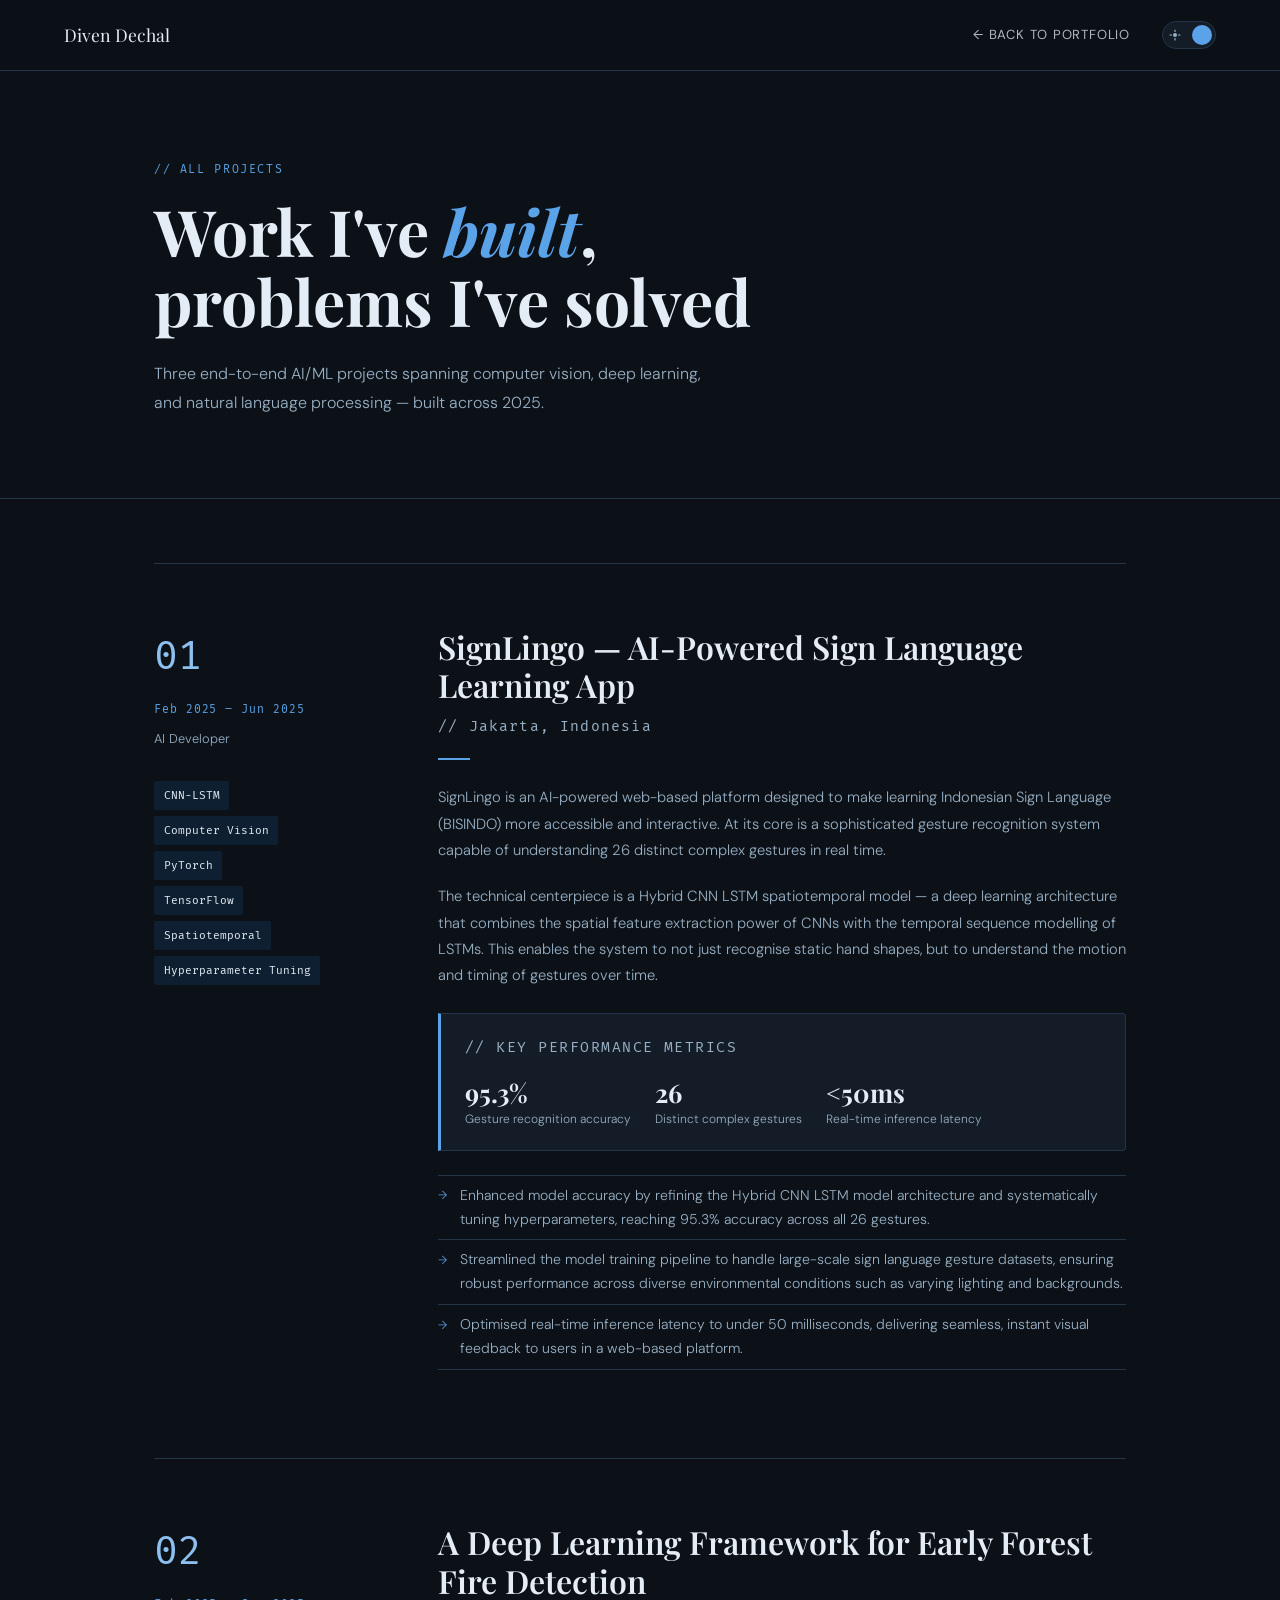
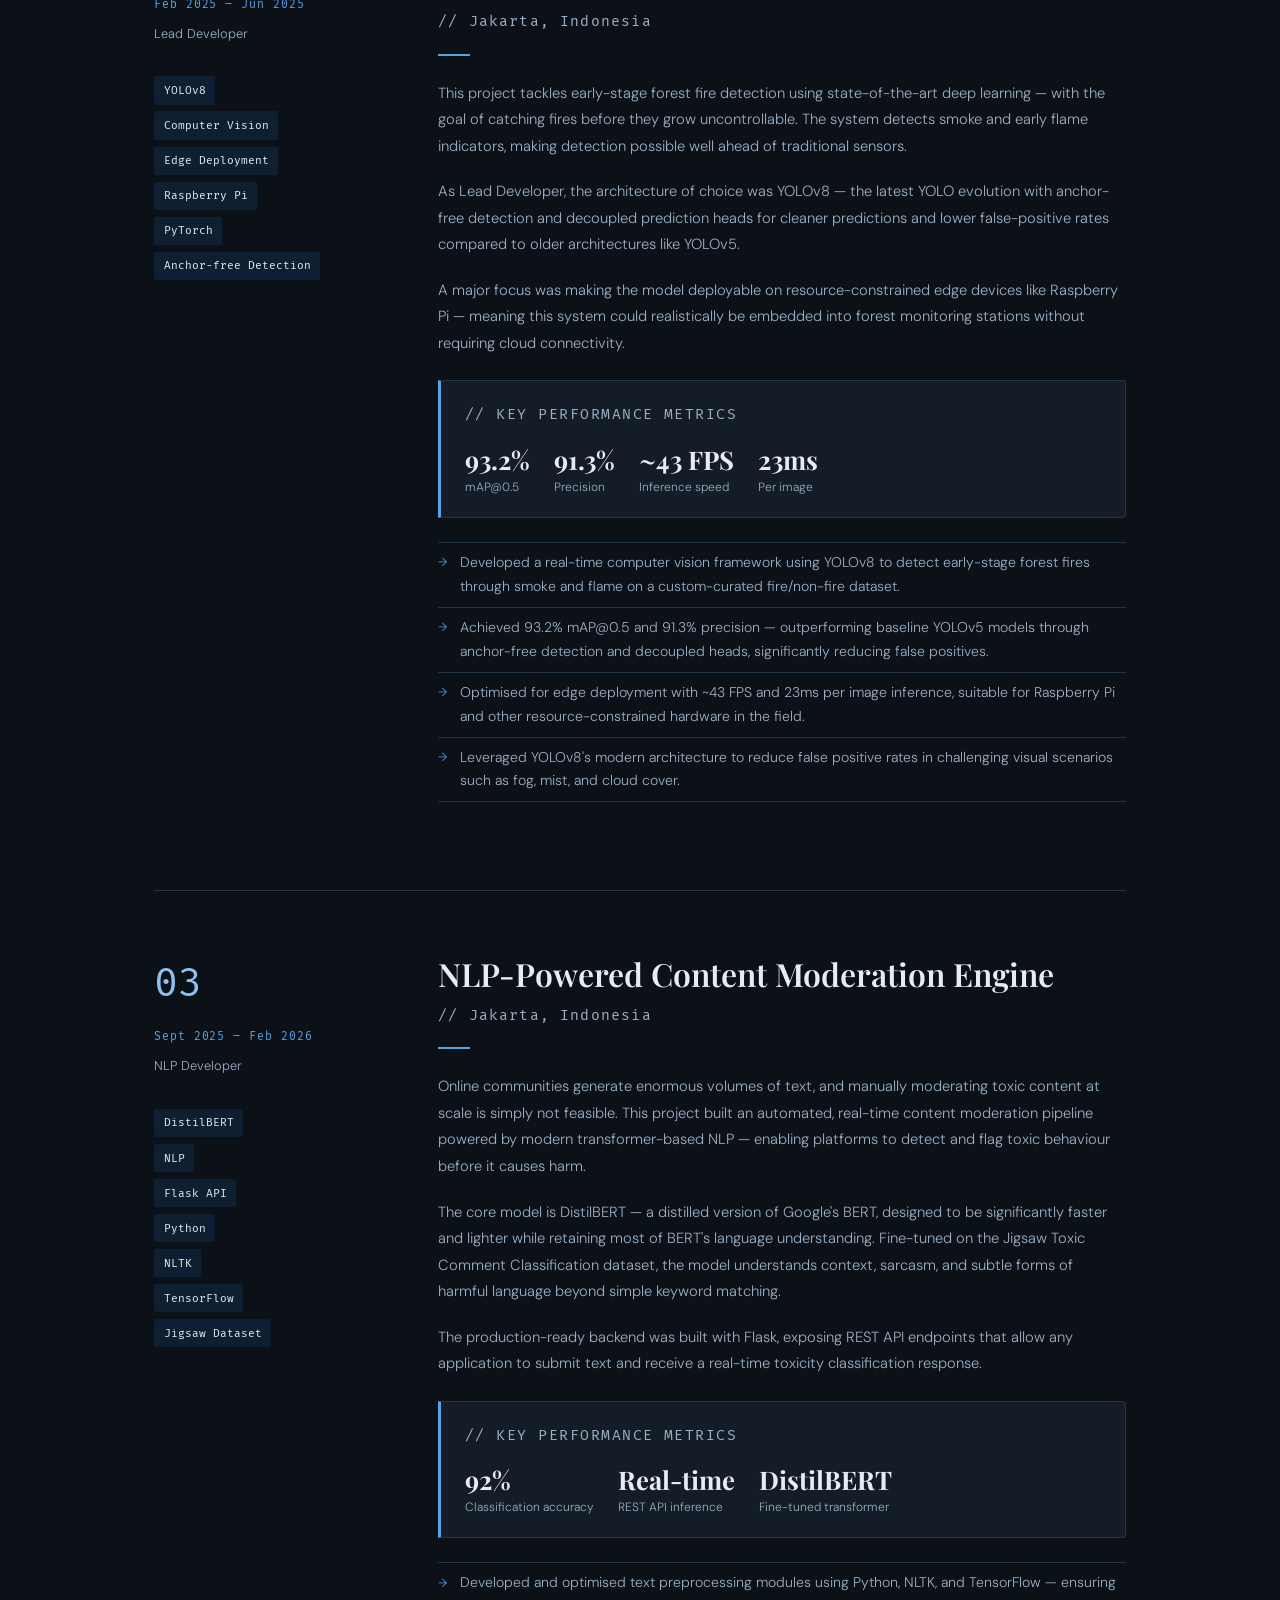
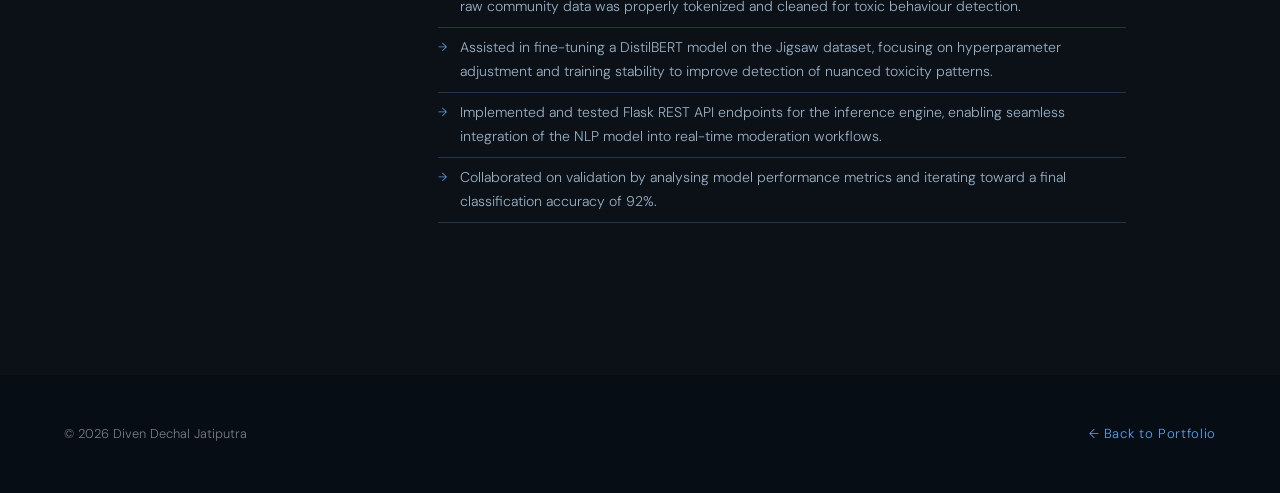
<file: HTML/projects.html>
<!DOCTYPE html>
<html lang="en" data-theme="dark">
<head>
  <meta charset="UTF-8" />
  <meta name="viewport" content="width=device-width, initial-scale=1.0" />
  <title>Projects — Diven Dechal Jatiputra</title>
  <link rel="preconnect" href="https://fonts.googleapis.com" />
  <link href="https://fonts.googleapis.com/css2?family=Playfair+Display:ital,wght@0,400;0,600;0,700;1,400&family=DM+Sans:wght@300;400;500&family=Fira+Mono:wght@400;500&display=swap" rel="stylesheet" />
  <link rel="stylesheet" href="../CSS/projects.css" />
</head>
<body>

  <nav>
    <a class="nav-logo" href="../index.html">Diven Dechal</a>
    <div class="nav-right">
      <a class="nav-back" href="../index.html">← Back to Portfolio</a>
      <button class="theme-toggle" id="themeToggle" aria-label="Toggle theme">
        <span class="toggle-track">
          <svg viewBox="0 0 12 12" fill="none">
            <circle cx="6" cy="6" r="2" fill="var(--muted)"/>
            <line x1="6" y1="1" x2="6" y2="2.5" stroke="var(--muted)" stroke-width="1.2" stroke-linecap="round"/>
            <line x1="6" y1="9.5" x2="6" y2="11" stroke="var(--muted)" stroke-width="1.2" stroke-linecap="round"/>
            <line x1="1" y1="6" x2="2.5" y2="6" stroke="var(--muted)" stroke-width="1.2" stroke-linecap="round"/>
            <line x1="9.5" y1="6" x2="11" y2="6" stroke="var(--muted)" stroke-width="1.2" stroke-linecap="round"/>
          </svg>
          <svg viewBox="0 0 12 12" fill="none">
            <path d="M9.5 7A5 5 0 0 1 5 2.5a4.5 4.5 0 1 0 4.5 4.5z" fill="var(--muted)"/>
          </svg>
        </span>
        <span class="toggle-thumb"></span>
      </button>
    </div>
  </nav>

  <div class="page-hero">
    <div class="container">
      <p class="page-label">// All Projects</p>
      <h1 class="page-title">Work I've <em>built</em>,<br />problems I've solved</h1>
      <p class="page-sub">Three end-to-end AI/ML projects spanning computer vision, deep learning, and natural language processing — built across 2025.</p>
    </div>
  </div>

  <div class="projects-list">
    <div class="container">

      <!-- 01 -->
      <div class="project-entry">
        <div class="entry-meta">
          <p class="entry-num">01</p>
          <p class="entry-period">Feb 2025 – Jun 2025</p>
          <p class="entry-role">AI Developer</p>
          <div class="entry-stack">
            <span class="stack-item">CNN-LSTM</span>
            <span class="stack-item">Computer Vision</span>
            <span class="stack-item">PyTorch</span>
            <span class="stack-item">TensorFlow</span>
            <span class="stack-item">Spatiotemporal</span>
            <span class="stack-item">Hyperparameter Tuning</span>
          </div>
        </div>
        <div class="entry-body">
          <h2 class="entry-title">SignLingo — AI-Powered Sign Language Learning App</h2>
          <p class="entry-location">// Jakarta, Indonesia</p>
          <div class="entry-divider"></div>
          <p>SignLingo is an AI-powered web-based platform designed to make learning Indonesian Sign Language (BISINDO) more accessible and interactive. At its core is a sophisticated gesture recognition system capable of understanding 26 distinct complex gestures in real time.</p>
          <p>The technical centerpiece is a Hybrid CNN LSTM spatiotemporal model — a deep learning architecture that combines the spatial feature extraction power of CNNs with the temporal sequence modelling of LSTMs. This enables the system to not just recognise static hand shapes, but to understand the motion and timing of gestures over time.</p>
          <div class="highlight-box">
            <p class="highlight-box-title">// Key Performance Metrics</p>
            <div class="metrics">
              <div class="metric"><span class="metric-val">95.3%</span><span class="metric-desc">Gesture recognition accuracy</span></div>
              <div class="metric"><span class="metric-val">26</span><span class="metric-desc">Distinct complex gestures</span></div>
              <div class="metric"><span class="metric-val">&lt;50ms</span><span class="metric-desc">Real-time inference latency</span></div>
            </div>
          </div>
          <ul class="entry-bullets">
            <li>Enhanced model accuracy by refining the Hybrid CNN LSTM model architecture and systematically tuning hyperparameters, reaching 95.3% accuracy across all 26 gestures.</li>
            <li>Streamlined the model training pipeline to handle large-scale sign language gesture datasets, ensuring robust performance across diverse environmental conditions such as varying lighting and backgrounds.</li>
            <li>Optimised real-time inference latency to under 50 milliseconds, delivering seamless, instant visual feedback to users in a web-based platform.</li>
          </ul>
        </div>
      </div>

      <!-- 02 -->
      <div class="project-entry">
        <div class="entry-meta">
          <p class="entry-num">02</p>
          <p class="entry-period">Feb 2025 – Jun 2025</p>
          <p class="entry-role">Lead Developer</p>
          <div class="entry-stack">
            <span class="stack-item">YOLOv8</span>
            <span class="stack-item">Computer Vision</span>
            <span class="stack-item">Edge Deployment</span>
            <span class="stack-item">Raspberry Pi</span>
            <span class="stack-item">PyTorch</span>
            <span class="stack-item">Anchor-free Detection</span>
          </div>
        </div>
        <div class="entry-body">
          <h2 class="entry-title">A Deep Learning Framework for Early Forest Fire Detection</h2>
          <p class="entry-location">// Jakarta, Indonesia</p>
          <div class="entry-divider"></div>
          <p>This project tackles early-stage forest fire detection using state-of-the-art deep learning — with the goal of catching fires before they grow uncontrollable. The system detects smoke and early flame indicators, making detection possible well ahead of traditional sensors.</p>
          <p>As Lead Developer, the architecture of choice was YOLOv8 — the latest YOLO evolution with anchor-free detection and decoupled prediction heads for cleaner predictions and lower false-positive rates compared to older architectures like YOLOv5.</p>
          <p>A major focus was making the model deployable on resource-constrained edge devices like Raspberry Pi — meaning this system could realistically be embedded into forest monitoring stations without requiring cloud connectivity.</p>
          <div class="highlight-box">
            <p class="highlight-box-title">// Key Performance Metrics</p>
            <div class="metrics">
              <div class="metric"><span class="metric-val">93.2%</span><span class="metric-desc">mAP@0.5</span></div>
              <div class="metric"><span class="metric-val">91.3%</span><span class="metric-desc">Precision</span></div>
              <div class="metric"><span class="metric-val">~43 FPS</span><span class="metric-desc">Inference speed</span></div>
              <div class="metric"><span class="metric-val">23ms</span><span class="metric-desc">Per image</span></div>
            </div>
          </div>
          <ul class="entry-bullets">
            <li>Developed a real-time computer vision framework using YOLOv8 to detect early-stage forest fires through smoke and flame on a custom-curated fire/non-fire dataset.</li>
            <li>Achieved 93.2% mAP@0.5 and 91.3% precision — outperforming baseline YOLOv5 models through anchor-free detection and decoupled heads, significantly reducing false positives.</li>
            <li>Optimised for edge deployment with ~43 FPS and 23ms per image inference, suitable for Raspberry Pi and other resource-constrained hardware in the field.</li>
            <li>Leveraged YOLOv8's modern architecture to reduce false positive rates in challenging visual scenarios such as fog, mist, and cloud cover.</li>
          </ul>
        </div>
      </div>

      <!-- 03 -->
      <div class="project-entry">
        <div class="entry-meta">
          <p class="entry-num">03</p>
          <p class="entry-period">Sept 2025 – Feb 2026</p>
          <p class="entry-role">NLP Developer</p>
          <div class="entry-stack">
            <span class="stack-item">DistilBERT</span>
            <span class="stack-item">NLP</span>
            <span class="stack-item">Flask API</span>
            <span class="stack-item">Python</span>
            <span class="stack-item">NLTK</span>
            <span class="stack-item">TensorFlow</span>
            <span class="stack-item">Jigsaw Dataset</span>
          </div>
        </div>
        <div class="entry-body">
          <h2 class="entry-title">NLP-Powered Content Moderation Engine</h2>
          <p class="entry-location">// Jakarta, Indonesia</p>
          <div class="entry-divider"></div>
          <p>Online communities generate enormous volumes of text, and manually moderating toxic content at scale is simply not feasible. This project built an automated, real-time content moderation pipeline powered by modern transformer-based NLP — enabling platforms to detect and flag toxic behaviour before it causes harm.</p>
          <p>The core model is DistilBERT — a distilled version of Google's BERT, designed to be significantly faster and lighter while retaining most of BERT's language understanding. Fine-tuned on the Jigsaw Toxic Comment Classification dataset, the model understands context, sarcasm, and subtle forms of harmful language beyond simple keyword matching.</p>
          <p>The production-ready backend was built with Flask, exposing REST API endpoints that allow any application to submit text and receive a real-time toxicity classification response.</p>
          <div class="highlight-box">
            <p class="highlight-box-title">// Key Performance Metrics</p>
            <div class="metrics">
              <div class="metric"><span class="metric-val">92%</span><span class="metric-desc">Classification accuracy</span></div>
              <div class="metric"><span class="metric-val">Real-time</span><span class="metric-desc">REST API inference</span></div>
              <div class="metric"><span class="metric-val">DistilBERT</span><span class="metric-desc">Fine-tuned transformer</span></div>
            </div>
          </div>
          <ul class="entry-bullets">
            <li>Developed and optimised text preprocessing modules using Python, NLTK, and TensorFlow — ensuring raw community data was properly tokenized and cleaned for toxic behaviour detection.</li>
            <li>Assisted in fine-tuning a DistilBERT model on the Jigsaw dataset, focusing on hyperparameter adjustment and training stability to improve detection of nuanced toxicity patterns.</li>
            <li>Implemented and tested Flask REST API endpoints for the inference engine, enabling seamless integration of the NLP model into real-time moderation workflows.</li>
            <li>Collaborated on validation by analysing model performance metrics and iterating toward a final classification accuracy of 92%.</li>
          </ul>
        </div>
      </div>

    </div>
  </div>

  <footer>
    <p>© 2026 Diven Dechal Jatiputra</p>
    <a class="footer-back" href="../index.html">← Back to Portfolio</a>
  </footer>

  <script src="../JS/projects.js"></script>
</body>
</html>
</file>
<file: CSS/style.css>
*, *::before, *::after { box-sizing: border-box; margin: 0; padding: 0; }

    /* ── LIGHT THEME ── */
    :root {
      --bg:            #F6F2EB;
      --surface:       #FDFCF9;
      --text:          #1C1B19;
      --muted:         #7A7568;
      --accent:        #C17F3A;
      --accent-light:  #E8C99A;
      --accent-faint:  #F5ECD9;
      --border:        #E0D9CE;
      --nav-bg:        rgba(246,242,235,0.92);
      --contact-bg:    #1C1B19;
      --contact-text:  #F6F2EB;
      --contact-muted: rgba(246,242,235,0.5);
      --footer-bg:     #1C1B19;
      --footer-text:   rgba(246,242,235,0.3);
      --badge-main-bg: #1C1B19;
      --badge-main-fg: #F6F2EB;
      --serif: 'Playfair Display', Georgia, serif;
      --sans:  'DM Sans', sans-serif;
      --mono:  'Fira Mono', monospace;
    }

    /* ── DARK THEME ── */
    [data-theme="dark"] {
      --bg:            #0C1118;
      --surface:       #131C27;
      --text:          #E4EDF5;
      --muted:         #99B0C4;
      --accent:        #5BA3E8;
      --accent-light:  #8DC0F0;
      --accent-faint:  #0D1F30;
      --border:        #243549;
      --nav-bg:        rgba(12,17,24,0.95);
      --contact-bg:    #070D14;
      --contact-text:  #E4EDF5;
      --contact-muted: rgba(228,237,245,0.75);
      --footer-bg:     #070D14;
      --footer-text:   rgba(228,237,245,0.5);
      --badge-main-bg: #1A2840;
      --badge-main-fg: #E4EDF5;
    }

    html { scroll-behavior: smooth; }
    body {
      background: var(--bg);
      color: var(--text);
      font-family: var(--sans);
      font-weight: 300;
      line-height: 1.7;
      overflow-x: hidden;
      transition: background 0.3s, color 0.3s;
    }

    /* ── NAV ── */
    nav {
      position: fixed; top: 0; left: 0; right: 0; z-index: 100;
      display: flex; justify-content: space-between; align-items: center;
      padding: 1.25rem 4rem;
      background: var(--nav-bg);
      backdrop-filter: blur(14px);
      border-bottom: 1px solid var(--border);
      transition: background 0.3s, border-color 0.3s;
    }
    .nav-left { display: flex; align-items: center; gap: 3rem; }
    .nav-logo { font-family: var(--serif); font-size: 1.1rem; color: var(--text); text-decoration: none; letter-spacing: 0.02em; }
    .nav-links { display: flex; gap: 2.5rem; list-style: none; }
    .nav-links a {
      color: var(--muted); text-decoration: none;
      font-size: 0.85rem; font-weight: 400;
      letter-spacing: 0.06em; text-transform: uppercase;
      transition: color 0.2s;
    }
    .nav-links a:hover { color: var(--accent); }
    [data-theme="dark"] .nav-links a { color: var(--text); opacity: 0.75; }
    [data-theme="dark"] .nav-links a:hover { color: var(--accent); opacity: 1; }

    /* ── THEME TOGGLE ── */
    .theme-toggle {
      position: relative;
      width: 54px; height: 28px;
      background: var(--surface);
      border: 1px solid var(--border);
      border-radius: 14px;
      cursor: pointer;
      flex-shrink: 0;
      transition: background 0.3s, border-color 0.3s;
      outline: none;
    }
    .theme-toggle:hover { border-color: var(--accent); }
    .toggle-track {
      position: absolute; inset: 0;
      display: flex; align-items: center;
      justify-content: space-between;
      padding: 0 6px;
      pointer-events: none;
    }
    .toggle-track svg { width: 12px; height: 12px; }
    .toggle-thumb {
      position: absolute;
      top: 3px; left: 3px;
      width: 20px; height: 20px;
      border-radius: 50%;
      background: var(--accent);
      transition: transform 0.3s cubic-bezier(0.34,1.56,0.64,1), background 0.3s;
      pointer-events: none;
    }
    [data-theme="dark"] .toggle-thumb { transform: translateX(26px); }


    /* ── PROFILE PHOTO ── */
    .profile-photo-wrap {
      display: flex;
      flex-direction: column;
      align-items: center;
      gap: 2rem;
    }
    .profile-photo {
      width: 260px;
      height: 260px;
      border-radius: 50%;
      object-fit: cover;
      object-position: center top;
      border: 4px solid var(--accent);
      box-shadow: 0 0 0 10px var(--accent-faint);
      transition: border-color 0.3s, box-shadow 0.3s;
      display: block;
    }
    [data-theme="dark"] .profile-photo {
      box-shadow: 0 0 0 6px var(--accent-faint);
    }

    /* ── HERO ── */
    #hero {
      min-height: 100vh;
      display: grid; grid-template-columns: 1fr 1fr;
      padding-top: 80px; position: relative; overflow: hidden;
      background: var(--bg); transition: background 0.3s;
    }
    .hero-left {
      display: flex; flex-direction: column; justify-content: center;
      padding: 6rem 4rem 6rem 6rem;
    }
    .hero-tag {
      font-family: var(--mono); font-size: 0.75rem;
      letter-spacing: 0.12em; color: var(--accent);
      text-transform: uppercase; margin-bottom: 1.5rem;
      opacity: 0; animation: fadeUp 0.7s 0.2s forwards;
    }
    .hero-name {
      font-family: var(--serif);
      font-size: clamp(3rem, 5vw, 5rem);
      line-height: 1.1; font-weight: 700; color: var(--text);
      margin-bottom: 1.5rem;
      opacity: 0; animation: fadeUp 0.7s 0.35s forwards;
    }
    .hero-name em { font-style: italic; color: var(--accent); }
    .hero-desc {
      font-size: 1.05rem; color: var(--muted);
      max-width: 440px; line-height: 1.8; margin-bottom: 2.5rem;
      opacity: 0; animation: fadeUp 0.7s 0.5s forwards;
    }
    .hero-cta {
      display: flex; gap: 1rem; flex-wrap: wrap;
      opacity: 0; animation: fadeUp 0.7s 0.65s forwards;
    }

    /* ── BUTTONS ── */
    .btn {
      display: inline-block; padding: 0.75rem 1.75rem;
      font-family: var(--sans); font-size: 0.85rem; font-weight: 500;
      letter-spacing: 0.05em; text-transform: uppercase;
      text-decoration: none; border-radius: 2px; cursor: pointer;
      transition: all 0.25s; border: none;
    }
    .btn-primary { background: var(--text); color: var(--bg); }
    .btn-primary:hover { background: var(--accent); color: #fff; }
    .btn-outline { background: transparent; color: var(--text); border: 1px solid var(--text); }
    .btn-outline:hover { background: var(--text); color: var(--bg); }
    .btn-amber { background: var(--accent); color: #fff; }
    .btn-amber:hover { background: var(--text); color: var(--bg); }

    /* ── HERO CARD ── */
    .hero-right {
      display: flex; align-items: center; justify-content: center;
      padding: 6rem 4rem; position: relative;
    }
    .hero-card {
      background: var(--surface); border: 1px solid var(--border);
      border-radius: 4px; padding: 2.5rem; width: 320px; position: relative;
      opacity: 0; animation: fadeUp 0.8s 0.6s forwards;
      transition: background 0.3s, border-color 0.3s;
    }
    .hero-card::before {
      content: ''; position: absolute;
      top: 12px; left: 12px; width: 100%; height: 100%;
      border: 1px solid var(--accent-light); border-radius: 4px;
      z-index: -1; transition: border-color 0.3s;
    }
    .hero-card-label { font-family: var(--mono); font-size: 0.7rem; letter-spacing: 0.1em; text-transform: uppercase; color: var(--muted); margin-bottom: 1.5rem; }
    .hero-stat { display: flex; flex-direction: column; margin-bottom: 1.5rem; }
    .hero-stat + .hero-stat { padding-top: 1.5rem; border-top: 1px solid var(--border); }
    .stat-num { font-family: var(--serif); font-size: 2.2rem; font-weight: 700; color: var(--accent); line-height: 1; }
    .stat-label { font-size: 0.82rem; color: var(--muted); margin-top: 0.3rem; }
    .hero-deco {
      position: absolute; width: 300px; height: 300px; border-radius: 50%;
      background: radial-gradient(circle, var(--accent-faint) 0%, transparent 70%);
      top: 10%; right: -80px; z-index: 0; pointer-events: none; transition: background 0.3s;
    }

    /* ── SHARED ── */
    section { padding: 7rem 0; transition: background 0.3s; }
    .container { max-width: 1100px; margin: 0 auto; padding: 0 4rem; }
    .section-label { font-family: var(--mono); font-size: 0.72rem; letter-spacing: 0.14em; text-transform: uppercase; color: var(--accent); margin-bottom: 1rem; }
    .section-title { font-family: var(--serif); font-size: clamp(2rem, 3.5vw, 3rem); font-weight: 600; line-height: 1.2; margin-bottom: 1rem; color: var(--text); }
    .section-sub { color: var(--muted); font-size: 0.95rem; max-width: 520px; }
    .section-divider { width: 48px; height: 2px; background: var(--accent); margin: 1.5rem 0 3rem; }

    /* ── EDUCATION ── */
    #education { background: var(--surface); }
    .edu-grid { display: grid; grid-template-columns: 1fr 1fr; gap: 2rem; margin-top: 3rem; }
    .edu-card {
      border: 1px solid var(--border); border-radius: 4px; padding: 2rem 2.5rem;
      background: var(--surface);
      transition: transform 0.25s, box-shadow 0.25s, background 0.3s, border-color 0.3s;
    }
    .edu-card:hover { transform: translateY(-4px); box-shadow: 0 12px 40px rgba(0,0,0,0.08); }
    [data-theme="dark"] .edu-card:hover { box-shadow: 0 12px 40px rgba(0,0,0,0.5); }
    .edu-badge { display: inline-block; font-family: var(--mono); font-size: 0.68rem; letter-spacing: 0.1em; padding: 0.3rem 0.7rem; border-radius: 2px; text-transform: uppercase; margin-bottom: 1.2rem; }
    .badge-main { background: var(--badge-main-bg); color: var(--badge-main-fg); }
    .badge-exchange { background: var(--accent); color: #fff; }
    .edu-school { font-family: var(--serif); font-size: 1.3rem; font-weight: 600; margin-bottom: 0.3rem; color: var(--text); }
    .edu-degree { font-size: 0.88rem; color: var(--muted); margin-bottom: 0.8rem; }
    .edu-period { font-family: var(--mono); font-size: 0.75rem; color: var(--accent); }
    .edu-note { margin-top: 1rem; font-size: 0.82rem; color: var(--muted); font-style: italic; line-height: 1.6; }

    /* ── SKILLS ── */
    #skills { background: var(--bg); }
    .skills-wrap {
      display: grid;
      grid-template-columns: repeat(6, 1fr);
      gap: 1.5rem;
      margin-top: 3rem;
    }
    /* First 3 cards each span 2 of 6 columns = full width row */
    .skill-group { grid-column: span 2; }
    /* Last 2 cards: centred by starting at col 2 and 4 */
    .skill-group:nth-child(4) { grid-column: 2 / 4; }
    .skill-group:nth-child(5) { grid-column: 4 / 6; }
    .skill-group { padding: 2rem; border: 1px solid var(--accent-light); border-radius: 8px; background: var(--surface); transition: border-color 0.25s, box-shadow 0.25s; }
    .skill-group:hover { border-color: var(--accent); box-shadow: 0 0 0 1px var(--accent); }
    .skill-group-title { font-family: var(--mono); font-size: 0.72rem; letter-spacing: 0.1em; text-transform: uppercase; color: var(--accent); margin-bottom: 1rem; }
    .skill-tags { display: flex; flex-wrap: wrap; gap: 0.5rem; }
    .tag { font-size: 0.78rem; padding: 0.3rem 0.7rem; background: var(--accent-faint); color: var(--text); border-radius: 2px; border: 1px solid var(--accent-light); transition: background 0.3s; }

    /* ── CERTIFICATES ── */
    #certificates { background: var(--bg); }
    .cert-grid {
      display: grid;
      grid-template-columns: 1fr 1fr;
      gap: 1.5rem;
    }
    .cert-card {
      display: flex;
      flex-direction: row;
      gap: 1rem;
      padding: 1.25rem;
      border: 1px solid var(--border);
      border-radius: 10px;
      background: var(--surface);
      transition: transform 0.25s, box-shadow 0.25s, border-color 0.25s;
    }
    .cert-card:hover {
      transform: translateY(-3px);
      box-shadow: 0 14px 40px rgba(0,0,0,0.45);
      border-color: var(--accent);
    }
    .cert-img-wrap {
      width: 64px;
      height: 64px;
      flex-shrink: 0;
      background: var(--accent-faint);
      display: flex;
      align-items: center;
      justify-content: center;
      overflow: hidden;
      border-radius: 8px;
      border: 1px solid var(--border);
      align-self: flex-start;
      margin-top: 0.2rem;
    }
    .cert-img {
      width: 100%;
      height: 100%;
      object-fit: cover;
      object-position: center;
      display: block;
    }
    .cert-body {
      display: flex;
      flex-direction: column;
      gap: 0.4rem;
      flex: 1;
    }
    .cert-issuer {
      font-family: var(--mono);
      font-size: 0.68rem;
      letter-spacing: 0.1em;
      text-transform: uppercase;
      color: var(--accent);
    }
    .cert-name {
      font-family: var(--sans);
      font-size: 0.92rem;
      font-weight: 600;
      color: var(--text);
      line-height: 1.4;
      margin-bottom: 0.2rem;
    }
    .cert-meta {
      display: flex;
      flex-direction: column;
      gap: 0.2rem;
      margin-bottom: 0.6rem;
    }
    .cert-date { font-size: 0.78rem; color: var(--muted); }
    .cert-id { font-family: var(--mono); font-size: 0.68rem; color: var(--muted); opacity: 0.75; word-break: break-all; }
    .cert-btn {
      display: inline-block;
      margin-top: auto;
      padding: 0.45rem 1rem;
      font-family: var(--sans);
      font-size: 0.76rem;
      font-weight: 500;
      letter-spacing: 0.04em;
      color: var(--accent);
      border: 1px solid var(--accent);
      border-radius: 4px;
      text-decoration: none;
      width: fit-content;
      transition: background 0.2s, color 0.2s;
    }
    .cert-btn:hover { background: var(--accent); color: var(--bg); }

    /* ── PROJECTS ── */
    #projects { background: var(--surface); }
    .projects-grid { display: grid; grid-template-columns: repeat(3,1fr); gap: 1.5rem; margin-bottom: 3rem; }
    .project-card {
      border: 1px solid var(--border); border-radius: 4px;
      background: var(--bg); cursor: pointer;
      transition: all 0.25s; position: relative; overflow: hidden;
      display: flex; flex-direction: column;
    }
    .project-card::after { content: ''; position: absolute; bottom: 0; left: 0; height: 2px; width: 0; background: var(--accent); transition: width 0.35s; }
    .project-card:hover { transform: translateY(-4px); box-shadow: 0 12px 40px rgba(0,0,0,0.08); }
    [data-theme="dark"] .project-card:hover { box-shadow: 0 12px 40px rgba(0,0,0,0.45); }
    .project-card:hover::after { width: 100%; }
    .project-img {
      width: 100%; height: 160px; overflow: hidden;
      background: var(--accent-faint);
      display: flex; align-items: center; justify-content: center;
      transition: background 0.3s;
      flex-shrink: 0;
    }
    .project-img svg { width: 100%; height: 100%; }
    .project-card:hover .project-img svg { transform: scale(1.03); transition: transform 0.4s ease; }
    .project-body { padding: 1.5rem 1.75rem 1.75rem; display: flex; flex-direction: column; flex: 1; }
    .project-num { font-family: var(--mono); font-size: 0.68rem; color: var(--accent-light); margin-bottom: 0.75rem; letter-spacing: 0.1em; }
    .project-name { font-family: var(--serif); font-size: 1.15rem; font-weight: 600; margin-bottom: 0.8rem; line-height: 1.3; color: var(--text); }
    .project-brief { font-size: 0.83rem; color: var(--muted); line-height: 1.7; flex: 1; }
    .project-stack { display: flex; flex-wrap: wrap; gap: 0.4rem; margin-top: 1rem; }
    .project-tag { font-family: var(--mono); font-size: 0.68rem; padding: 0.2rem 0.5rem; border: 1px solid var(--border); color: var(--muted); border-radius: 2px; }
    .projects-footer { text-align: center; padding-top: 1rem; border-top: 1px solid var(--border); }

    /* ── EXPERIENCE ── */
    #experience { background: var(--bg); }
    .exp-list { margin-top: 3rem; }
    .exp-item { display: grid; grid-template-columns: 1fr 2.5fr; gap: 2rem; padding: 2rem 0; border-top: 1px solid var(--border); }
    .exp-role { font-family: var(--serif); font-size: 1.05rem; font-weight: 600; margin-bottom: 0.3rem; color: var(--text); }
    .exp-org { font-size: 0.82rem; color: var(--accent); font-weight: 500; margin-bottom: 0.3rem; }
    .exp-period { font-family: var(--mono); font-size: 0.72rem; color: var(--muted); }
    .exp-bullets { list-style: none; padding: 0; }
    .exp-bullets li { font-size: 0.88rem; color: var(--muted); padding: 0.4rem 0 0.4rem 1.2rem; position: relative; line-height: 1.65; }
    .exp-bullets li::before { content: '→'; position: absolute; left: 0; color: var(--accent-light); font-size: 0.75rem; top: 0.5rem; }

    /* ── CONTACT ── */
    #contact { background: var(--contact-bg); transition: background 0.3s; padding: 7rem 0; }
    #contact .section-label { color: var(--accent-light); }
    [data-theme="dark"] #contact .section-label { color: var(--accent); }
    #contact .section-divider { background: var(--accent); }

    .contact-layout {
      display: grid;
      grid-template-columns: 1fr 1fr;
      gap: 6rem;
      align-items: center;
    }
    .contact-heading {
      font-family: var(--serif);
      font-size: clamp(2.2rem, 3.5vw, 3.2rem);
      font-weight: 700;
      line-height: 1.15;
      color: var(--contact-text);
      margin-bottom: 1rem;
    }
    .contact-heading em { font-style: italic; color: var(--accent); }
    .contact-blurb {
      font-size: 0.92rem;
      color: var(--contact-muted);
      line-height: 1.85;
      max-width: 400px;
    }

    /* stacked contact rows */
    .contact-right {
      display: flex;
      flex-direction: column;
      border-top: 1px solid rgba(255,255,255,0.1);
    }
    [data-theme="light"] .contact-right { border-top: 1px solid rgba(255,255,255,0.15); }
    .contact-row {
      display: grid;
      grid-template-columns: 90px 24px 1fr;
      align-items: center;
      padding: 1.4rem 0;
      border-bottom: 1px solid rgba(255,255,255,0.08);
      text-decoration: none;
      transition: padding-left 0.25s, border-color 0.25s;
    }
    [data-theme="light"] .contact-row { border-bottom: 1px solid rgba(255,255,255,0.1); }
    .contact-row:hover {
      padding-left: 0.75rem;
      border-bottom-color: var(--accent);
    }
    .contact-row-label {
      font-family: var(--mono);
      font-size: 0.68rem;
      letter-spacing: 0.12em;
      text-transform: uppercase;
      color: var(--accent);
    }
    [data-theme="light"] .contact-row-label { color: var(--accent-light); }
    .contact-row-arrow {
      font-size: 0.85rem;
      color: var(--accent);
      opacity: 0;
      transition: opacity 0.25s;
    }
    .contact-row:hover .contact-row-arrow { opacity: 1; }
    .contact-row-value {
      font-size: 0.95rem;
      color: var(--contact-text);
      font-weight: 400;
    }

    /* ── FOOTER ── */
    footer { background: var(--footer-bg); border-top: 1px solid var(--border); padding: 1.5rem 4rem; display: flex; justify-content: space-between; align-items: center; transition: background 0.3s; }
    footer p { font-size: 0.78rem; color: var(--footer-text); }
    footer a { font-size: 0.78rem; color: var(--accent); text-decoration: none; }

    /* ── ANIMATIONS ── */
    @keyframes fadeUp {
      from { opacity: 0; transform: translateY(20px); }
      to   { opacity: 1; transform: translateY(0); }
    }
    .reveal { opacity: 0; transform: translateY(24px); transition: opacity 0.65s ease, transform 0.65s ease; }
    .reveal.visible { opacity: 1; transform: none; }

    /* ── RESPONSIVE ── */
    @media (max-width: 900px) {
      nav { padding: 1rem 1.5rem; }
      .nav-links { gap: 1.2rem; }
      #hero { grid-template-columns: 1fr; }
      .hero-right { display: none; }
      .hero-left { padding: 6rem 2rem 4rem; }
      .container { padding: 0 2rem; }
      .edu-grid, .projects-grid, .contact-layout { grid-template-columns: 1fr; }
      .skills-wrap { grid-template-columns: 1fr 1fr; }
      .skill-group { grid-column: span 1 !important; }
      .exp-item { grid-template-columns: 1fr; gap: 0.5rem; }
      footer { flex-direction: column; gap: 0.5rem; text-align: center; padding: 1.5rem 2rem; }
    }
</file>
<file: CSS/projects.css>
*, *::before, *::after { box-sizing: border-box; margin: 0; padding: 0; }

    :root {
      --bg:            #F6F2EB;
      --surface:       #FDFCF9;
      --text:          #1C1B19;
      --muted:         #7A7568;
      --accent:        #C17F3A;
      --accent-light:  #E8C99A;
      --accent-faint:  #F5ECD9;
      --border:        #E0D9CE;
      --nav-bg:        rgba(246,242,235,0.92);
      --footer-bg:     #1C1B19;
      --footer-text:   rgba(246,242,235,0.3);
      --serif: 'Playfair Display', Georgia, serif;
      --sans:  'DM Sans', sans-serif;
      --mono:  'Fira Mono', monospace;
    }

    [data-theme="dark"] {
      --bg:            #0C1118;
      --surface:       #131C27;
      --text:          #E4EDF5;
      --muted:         #99B0C4;
      --accent:        #5BA3E8;
      --accent-light:  #8DC0F0;
      --accent-faint:  #0D1F30;
      --border:        #243549;
      --nav-bg:        rgba(12,17,24,0.95);
      --footer-bg:     #070D14;
      --footer-text:   rgba(228,237,245,0.5);
    }

    html { scroll-behavior: smooth; }
    body {
      background: var(--bg); color: var(--text);
      font-family: var(--sans); font-weight: 300; line-height: 1.7;
      transition: background 0.3s, color 0.3s;
    }

    nav {
      position: fixed; top: 0; left: 0; right: 0; z-index: 100;
      display: flex; justify-content: space-between; align-items: center;
      padding: 1.25rem 4rem;
      background: var(--nav-bg); backdrop-filter: blur(14px);
      border-bottom: 1px solid var(--border);
      transition: background 0.3s, border-color 0.3s;
    }
    .nav-logo { font-family: var(--serif); font-size: 1.1rem; color: var(--text); text-decoration: none; }
    .nav-right { display: flex; align-items: center; gap: 2rem; }
    .nav-back {
      font-family: var(--sans); font-size: 0.82rem; font-weight: 400;
      color: var(--muted); text-decoration: none;
      letter-spacing: 0.06em; text-transform: uppercase; transition: color 0.2s;
    }
    .nav-back:hover { color: var(--accent); }
    [data-theme="dark"] .nav-back { color: var(--text); opacity: 0.75; }
    [data-theme="dark"] .nav-back:hover { color: var(--accent); opacity: 1; }

    /* TOGGLE */
    .theme-toggle {
      position: relative; width: 54px; height: 28px;
      background: var(--surface); border: 1px solid var(--border);
      border-radius: 14px; cursor: pointer;
      transition: background 0.3s, border-color 0.3s; outline: none;
    }
    .theme-toggle:hover { border-color: var(--accent); }
    .toggle-track {
      position: absolute; inset: 0;
      display: flex; align-items: center; justify-content: space-between;
      padding: 0 6px; pointer-events: none;
    }
    .toggle-track svg { width: 12px; height: 12px; }
    .toggle-thumb {
      position: absolute; top: 3px; left: 3px;
      width: 20px; height: 20px; border-radius: 50%;
      background: var(--accent);
      transition: transform 0.3s cubic-bezier(0.34,1.56,0.64,1), background 0.3s;
      pointer-events: none;
    }
    [data-theme="dark"] .toggle-thumb { transform: translateX(26px); }

    /* PAGE HERO */
    .page-hero { padding: 10rem 0 5rem; border-bottom: 1px solid var(--border); }
    .container { max-width: 1100px; margin: 0 auto; padding: 0 4rem; }
    .page-label { font-family: var(--mono); font-size: 0.72rem; letter-spacing: 0.14em; text-transform: uppercase; color: var(--accent); margin-bottom: 1rem; }
    .page-title { font-family: var(--serif); font-size: clamp(2.5rem, 5vw, 4.5rem); font-weight: 700; line-height: 1.1; max-width: 680px; color: var(--text); }
    .page-title em { font-style: italic; color: var(--accent); }
    .page-sub { margin-top: 1.5rem; color: var(--muted); font-size: 1rem; max-width: 560px; line-height: 1.8; }

    /* PROJECT ENTRIES */
    .projects-list { padding: 4rem 0; }
    .project-entry {
      display: grid; grid-template-columns: 220px 1fr;
      gap: 4rem; padding: 4rem 0;
      border-top: 1px solid var(--border);
      opacity: 0; transform: translateY(20px);
      transition: opacity 0.6s, transform 0.6s, border-color 0.3s;
    }
    .project-entry.visible { opacity: 1; transform: none; }

    .entry-meta { padding-top: 0.5rem; }
    .entry-num { font-family: var(--mono); font-size: 2.5rem; font-weight: 400; color: var(--accent-light); line-height: 1; margin-bottom: 1.5rem; }
    .entry-period { font-family: var(--mono); font-size: 0.72rem; letter-spacing: 0.08em; color: var(--accent); margin-bottom: 0.5rem; }
    .entry-role { font-size: 0.8rem; color: var(--muted); margin-bottom: 2rem; }
    .entry-stack { display: flex; flex-direction: column; gap: 0.4rem; }
    .stack-item { font-family: var(--mono); font-size: 0.7rem; padding: 0.3rem 0.6rem; background: var(--accent-faint); color: var(--text); border-radius: 2px; width: fit-content; transition: background 0.3s; }

    .entry-title { font-family: var(--serif); font-size: 2rem; font-weight: 600; margin-bottom: 0.5rem; line-height: 1.2; color: var(--text); }
    .entry-location { font-family: var(--mono); font-size: 0.72rem; color: var(--muted); letter-spacing: 0.08em; margin-bottom: 1.5rem; }
    .entry-divider { width: 32px; height: 2px; background: var(--accent); margin-bottom: 1.5rem; }
    .entry-body p { font-size: 0.92rem; color: var(--muted); margin-bottom: 1.2rem; line-height: 1.8; }

    .highlight-box {
      background: var(--surface); border: 1px solid var(--border);
      border-left: 3px solid var(--accent);
      padding: 1.25rem 1.5rem; margin: 1.5rem 0;
      border-radius: 0 4px 4px 0;
      transition: background 0.3s, border-color 0.3s;
    }
    .highlight-box-title { font-family: var(--mono); font-size: 0.68rem; letter-spacing: 0.1em; text-transform: uppercase; color: var(--accent); margin-bottom: 0.75rem; }
    .metrics { display: flex; flex-wrap: wrap; gap: 1.5rem; }
    .metric { display: flex; flex-direction: column; }
    .metric-val { font-family: var(--serif); font-size: 1.6rem; font-weight: 700; color: var(--text); line-height: 1; }
    .metric-desc { font-size: 0.75rem; color: var(--muted); margin-top: 0.25rem; }

    .entry-bullets { list-style: none; margin: 1.5rem 0; }
    .entry-bullets li {
      font-size: 0.88rem; color: var(--muted);
      padding: 0.5rem 0 0.5rem 1.4rem; position: relative;
      border-top: 1px solid var(--border); line-height: 1.7;
    }
    .entry-bullets li:last-child { border-bottom: 1px solid var(--border); }
    .entry-bullets li::before { content: '→'; position: absolute; left: 0; color: var(--accent); font-size: 0.75rem; top: 0.58rem; }

    footer {
      background: var(--footer-bg); padding: 3rem 4rem;
      display: flex; justify-content: space-between; align-items: center;
      transition: background 0.3s;
    }
    footer p { font-size: 0.8rem; color: var(--footer-text); }
    .footer-back { font-family: var(--sans); font-size: 0.82rem; color: var(--accent); text-decoration: none; letter-spacing: 0.05em; }
    .footer-back:hover { color: var(--accent-light); }

    @keyframes fadeUp {
      from { opacity: 0; transform: translateY(20px); }
      to   { opacity: 1; transform: translateY(0); }
    }

    @media (max-width: 900px) {
      nav { padding: 1rem 1.5rem; }
      .container { padding: 0 2rem; }
      .project-entry { grid-template-columns: 1fr; gap: 1.5rem; }
      .entry-num { font-size: 1.5rem; margin-bottom: 0.5rem; }
      footer { flex-direction: column; gap: 1rem; text-align: center; padding: 2rem; }
    }
</file>
